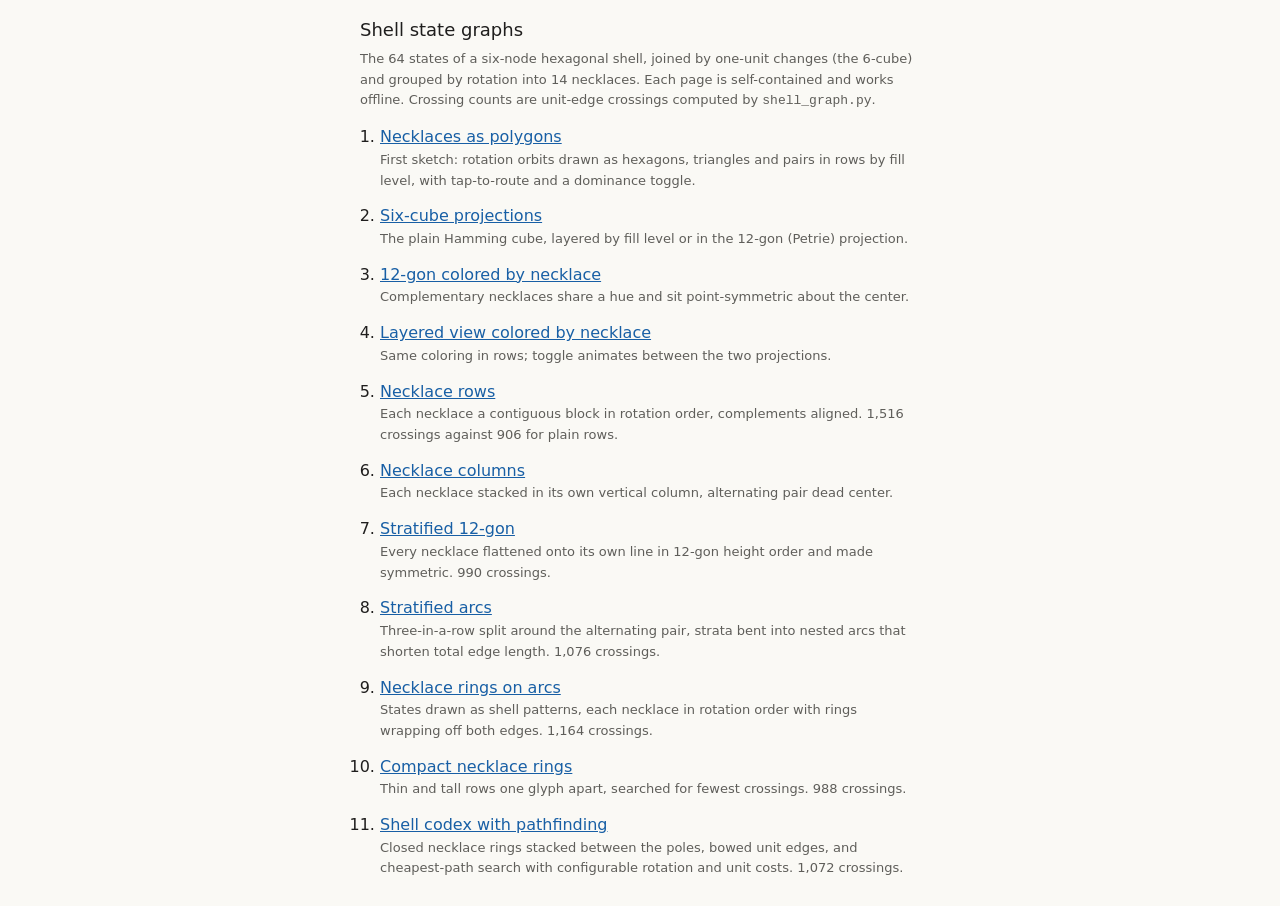
<file: shell_graph/pages/index.html>
<!doctype html>
<html lang="en"><head><meta charset="utf-8"><meta name="viewport" content="width=device-width,initial-scale=1">
<title>Shell state graphs</title><link rel="stylesheet" href="style.css">
<style>
ol{padding-left:20px;margin:0}
li{margin:0 0 12px}
li a{color:var(--text-accent);font-weight:500}
li span{display:block;font-size:13px;color:var(--text-secondary)}
</style></head><body><main>
<h1>Shell state graphs</h1>
<p class="note">The 64 states of a six-node hexagonal shell, joined by one-unit changes (the 6-cube) and grouped by rotation into 14 necklaces. Each page is self-contained and works offline. Crossing counts are unit-edge crossings computed by <code>shell_graph.py</code>.</p>
<ol>
<li><a href="01_orbit_routing.html">Necklaces as polygons</a><span>First sketch: rotation orbits drawn as hexagons, triangles and pairs in rows by fill level, with tap-to-route and a dominance toggle.</span></li>
<li><a href="02_six_cube_projections.html">Six-cube projections</a><span>The plain Hamming cube, layered by fill level or in the 12-gon (Petrie) projection.</span></li>
<li><a href="03_necklace_twelve_gon.html">12-gon colored by necklace</a><span>Complementary necklaces share a hue and sit point-symmetric about the center.</span></li>
<li><a href="04_necklace_layered.html">Layered view colored by necklace</a><span>Same coloring in rows; toggle animates between the two projections.</span></li>
<li><a href="05_necklace_rows.html">Necklace rows</a><span>Each necklace a contiguous block in rotation order, complements aligned. 1,516 crossings against 906 for plain rows.</span></li>
<li><a href="06_necklace_columns.html">Necklace columns</a><span>Each necklace stacked in its own vertical column, alternating pair dead center.</span></li>
<li><a href="07_stratified.html">Stratified 12-gon</a><span>Every necklace flattened onto its own line in 12-gon height order and made symmetric. 990 crossings.</span></li>
<li><a href="08_stratified_arcs.html">Stratified arcs</a><span>Three-in-a-row split around the alternating pair, strata bent into nested arcs that shorten total edge length. 1,076 crossings.</span></li>
<li><a href="09_arc_rings.html">Necklace rings on arcs</a><span>States drawn as shell patterns, each necklace in rotation order with rings wrapping off both edges. 1,164 crossings.</span></li>
<li><a href="10_compact_rings.html">Compact necklace rings</a><span>Thin and tall rows one glyph apart, searched for fewest crossings. 988 crossings.</span></li>
<li><a href="11_codex_pathfinder.html">Shell codex with pathfinding</a><span>Closed necklace rings stacked between the poles, bowed unit edges, and cheapest-path search with configurable rotation and unit costs. 1,072 crossings.</span></li>
</ol>
</main></body></html>
</file>
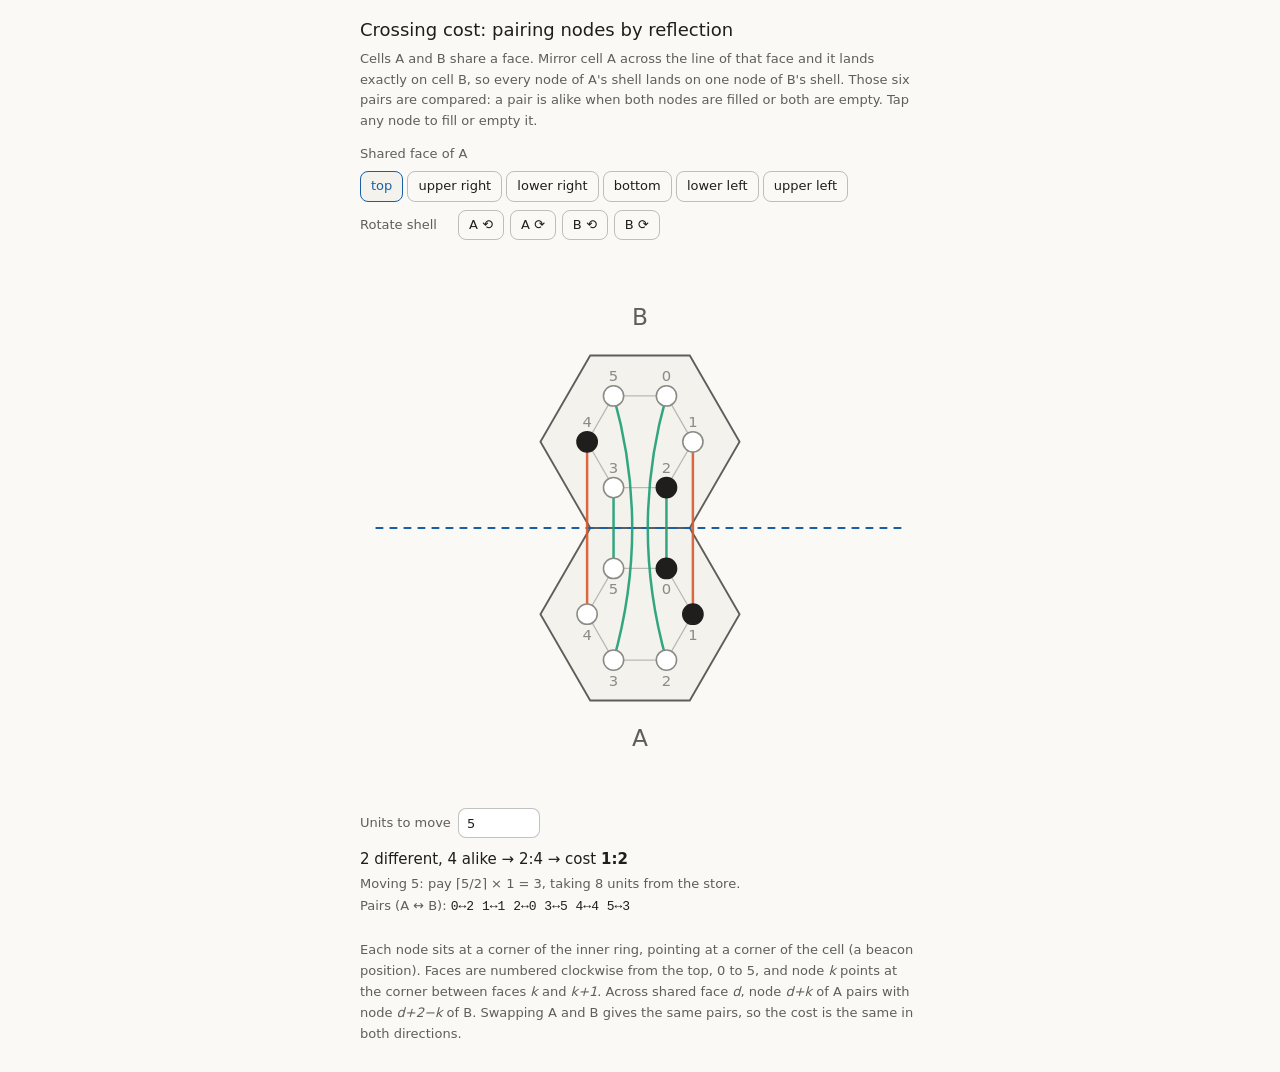
<file: figures/crossing_pairing.html>
<!doctype html>
<html lang="en"><head><meta charset="utf-8"><meta name="viewport" content="width=device-width,initial-scale=1">
<title>Crossing cost: reflective pairing</title>
<style>
:root{--text-primary:#1f1e1d;--text-secondary:#5f5e5a;--text-muted:#8b8a85;--text-accent:#185FA5;--surface-1:#f3f2ec;--surface-2:#fff;
 --border:rgba(0,0,0,.12);--border-strong:rgba(0,0,0,.24);--alike:#1D9E75;--differ:#D85A30;--radius:8px;--page:#faf9f5;
 --font-sans:system-ui,-apple-system,"Segoe UI",sans-serif;--font-mono:ui-monospace,SFMono-Regular,Menlo,Consolas,monospace}
@media (prefers-color-scheme:dark){:root{--text-primary:#ecebe6;--text-secondary:#b4b2a9;--text-muted:#888780;--text-accent:#85B7EB;
 --surface-1:#2a2a28;--surface-2:#1f1f1d;--border:rgba(255,255,255,.12);--border-strong:rgba(255,255,255,.26);--page:#1a1a19}}
body{margin:0;background:var(--page);color:var(--text-primary);font:16px/1.6 var(--font-sans)}
main{max-width:560px;margin:0 auto;padding:16px}
h1{font-size:18px;font-weight:500;margin:0 0 4px}
p.note{font-size:13px;color:var(--text-secondary);margin:0 0 12px}
.row{display:flex;flex-wrap:wrap;gap:6px;align-items:center;font-size:13px;color:var(--text-secondary);margin:0 0 8px}
.row span.l{min-width:92px}
button{font:inherit;font-size:13px;padding:4px 10px;border-radius:var(--radius);border:.5px solid var(--border-strong);background:transparent;color:var(--text-primary);cursor:pointer}
button:hover{background:var(--surface-1)}
button.on{background:var(--surface-1);border-color:var(--text-accent);color:var(--text-accent)}
input[type=number]{font:inherit;font-size:13px;width:64px;height:28px;padding:0 8px;border-radius:var(--radius);border:.5px solid var(--border-strong);background:var(--surface-2);color:var(--text-primary)}
svg{display:block}
.nd{cursor:pointer}
.mono{font-family:var(--font-mono);color:var(--text-primary)}
#out{font-size:13px;color:var(--text-secondary);line-height:1.75;min-height:84px}
#out .big{font-size:15px;color:var(--text-primary)}
</style></head><body><main>
<h1>Crossing cost: pairing nodes by reflection</h1>
<p class="note">Cells A and B share a face. Mirror cell A across the line of that face and it lands exactly on cell B, so every node of A's shell lands on one node of B's shell. Those six pairs are compared: a pair is alike when both nodes are filled or both are empty. Tap any node to fill or empty it.</p>
<div class="row"><span class="l">Shared face of A</span><span id="faces"></span></div>
<div class="row"><span class="l">Rotate shell</span><button data-r="A,-1">A ⟲</button><button data-r="A,1">A ⟳</button><button data-r="B,-1">B ⟲</button><button data-r="B,1">B ⟳</button></div>
<svg id="g" width="100%" viewBox="0 0 360 360" role="img"><title>Two adjacent cells and their shells</title><desc>Lines join each node of A's shell to its mirror image in B's shell across the shared face</desc></svg>
<div class="row"><span class="l">Units to move</span><input id="n" type="number" min="1" step="1" value="5"></div>
<div id="out"></div>
<p class="note" style="margin-top:10px">Each node sits at a corner of the inner ring, pointing at a corner of the cell (a beacon position). Faces are numbered clockwise from the top, 0 to 5, and node <i>k</i> points at the corner between faces <i>k</i> and <i>k+1</i>. Across shared face <i>d</i>, node <i>d+k</i> of A pairs with node <i>d+2−k</i> of B. Swapping A and B gives the same pairs, so the cost is the same in both directions.</p>
<script>
const $=id=>document.getElementById(id),svg=$('g'),f=v=>v.toFixed(1);
const R=64,r=34,S3=Math.sqrt(3),MID=[180,180];
const FACES=['top','upper right','lower right','bottom','lower left','upper left'];
const dir=deg=>{const a=deg*Math.PI/180;return[Math.sin(a),-Math.cos(a)]};   // clockwise from up, SVG y down
const add=(p,v,s=1)=>[p[0]+s*v[0],p[1]+s*v[1]];
const rot=(s,k)=>{k=((k%6)+6)%6;return k?((s<<k)|(s>>(6-k)))&63:s};
const gcd=(a,b)=>b?gcd(b,a%b):a;
let face=0,S={A:0b000011,B:0b010100};

function geometry(){
  const nrm=dir(60*face),cA=add(MID,nrm,-S3*R/2),cB=add(MID,nrm,S3*R/2);
  const node=(c,i)=>add(c,dir(60*i+30),r);           // node k points at the corner between faces k and k+1
  const reflect=p=>{const d=(p[0]-MID[0])*nrm[0]+(p[1]-MID[1])*nrm[1];return add(p,nrm,-2*d)};
  const pair=[];
  for(let i=0;i<6;i++){const q=reflect(node(cA,i));let best=0,bd=1e9;
    for(let j=0;j<6;j++){const p=node(cB,j),d=Math.hypot(p[0]-q[0],p[1]-q[1]);if(d<bd){bd=d;best=j}}
    pair.push(best)}
  return{nrm,cA,cB,node,pair};
}
function cost(H){if(H===0)return{txt:'free'};if(H===6)return{txt:'blocked'};const g=gcd(H,6-H);return{p:H/g,m:(6-H)/g,txt:`${H/g}:${(6-H)/g}`}}

function draw(){
  const G=geometry(),t=[-G.nrm[1],G.nrm[0]],M0=add(MID,t,-170),M1=add(MID,t,170);
  const hex=c=>Array.from({length:6},(_,k)=>add(c,dir(30+60*k),R)).map(p=>f(p[0])+','+f(p[1])).join(' ');
  const ring=c=>Array.from({length:6},(_,i)=>G.node(c,i)).map(p=>f(p[0])+','+f(p[1])).join(' ');
  let s=`<polygon points="${hex(G.cA)}" fill="var(--surface-1)" stroke="var(--text-secondary)" stroke-width="1.2"/>`;
  s+=`<polygon points="${hex(G.cB)}" fill="var(--surface-1)" stroke="var(--text-secondary)" stroke-width="1.2"/>`;
  s+=`<polygon points="${ring(G.cA)}" fill="none" stroke="var(--border-strong)" stroke-width=".8"/>`;
  s+=`<polygon points="${ring(G.cB)}" fill="none" stroke="var(--border-strong)" stroke-width=".8"/>`;
  s+=`<line x1="${f(M0[0])}" y1="${f(M0[1])}" x2="${f(M1[0])}" y2="${f(M1[1])}" stroke="var(--text-accent)" stroke-width="1.2" stroke-dasharray="5 4"/>`;
  let H=0;
  for(let i=0;i<6;i++){const j=G.pair[i],a=(S.A>>i)&1,b=(S.B>>j)&1,p=G.node(G.cA,i),q=G.node(G.cB,j);if(a!==b)H++;
    // the back pairs share a line with the front pairs, so they bow inward, where the axis is clear
    const L=Math.hypot(q[0]-p[0],q[1]-p[1]),lat=(p[0]-MID[0])*t[0]+(p[1]-MID[1])*t[1],c=[(p[0]+q[0])/2,(p[1]+q[1])/2];
    const C=L>S3*R+1?add(c,t,lat>0?-24:24):c;
    s+=`<path d="M${f(p[0])} ${f(p[1])}Q${f(C[0])} ${f(C[1])} ${f(q[0])} ${f(q[1])}" fill="none" stroke="var(--${a===b?'alike':'differ'})" stroke-width="1.6" stroke-opacity=".9"/>`}
  for(const c of['A','B']){const C=c==='A'?G.cA:G.cB;
    const T=add(C,G.nrm,(c==='A'?-1:1)*(R+16));
    s+=`<text x="${f(T[0])}" y="${f(T[1]+5)}" text-anchor="middle" font-size="15" font-weight="500" fill="var(--text-secondary)">${c}</text>`;
    for(let i=0;i<6;i++){const p=G.node(C,i),on=(S[c]>>i)&1,lp=add(p,G.nrm,c==='A'?-13:13);
      s+=`<g class="nd" data-c="${c}" data-i="${i}"><circle cx="${f(p[0])}" cy="${f(p[1])}" r="11" fill="transparent"/>`+
         `<circle cx="${f(p[0])}" cy="${f(p[1])}" r="6.5" fill="${on?'var(--text-primary)':'var(--surface-2)'}" stroke="${on?'var(--text-primary)':'var(--text-muted)'}" stroke-width="1"/></g>`+
         `<text x="${f(lp[0])}" y="${f(lp[1]+3.5)}" text-anchor="middle" font-size="9.5" fill="var(--text-muted)">${i}</text>`}}
  svg.innerHTML=s;
  const c=cost(H),n=Math.max(1,Math.floor(+$('n').value||1));
  let mv;
  if(c.txt==='free')mv=`Moving ${n}: free, any number of units cross.`;
  else if(c.txt==='blocked')mv='No units can cross.';
  else{const pay=Math.ceil(n/c.m)*c.p;mv=`Moving ${n}: pay ⌈${n}/${c.m}⌉ × ${c.p} = ${pay}, taking ${n+pay} units from the store.`}
  $('out').innerHTML=`<div class="big">${H} different, ${6-H} alike → ${H}:${6-H} → cost <b>${c.txt}</b></div><div>${mv}</div>`+
    `<div>Pairs (A ↔ B): <span class="mono">${G.pair.map((j,i)=>i+'↔'+j).join('  ')}</span></div>`;
  document.querySelectorAll('[data-f]').forEach(b=>b.classList.toggle('on',+b.dataset.f===face));
}
$('faces').innerHTML=FACES.map((t,d)=>`<button data-f="${d}">${t}</button>`).join(' ');
document.querySelectorAll('[data-f]').forEach(b=>b.onclick=()=>{face=+b.dataset.f;draw()});
document.querySelectorAll('[data-r]').forEach(b=>b.onclick=()=>{const[c,k]=b.dataset.r.split(',');S[c]=rot(S[c],+k);draw()});
svg.addEventListener('click',e=>{const g=e.target.closest('.nd');if(!g)return;S[g.dataset.c]^=1<<+g.dataset.i;draw()});
$('n').addEventListener('input',draw);
draw();
</script>
</main></body></html>
</file>
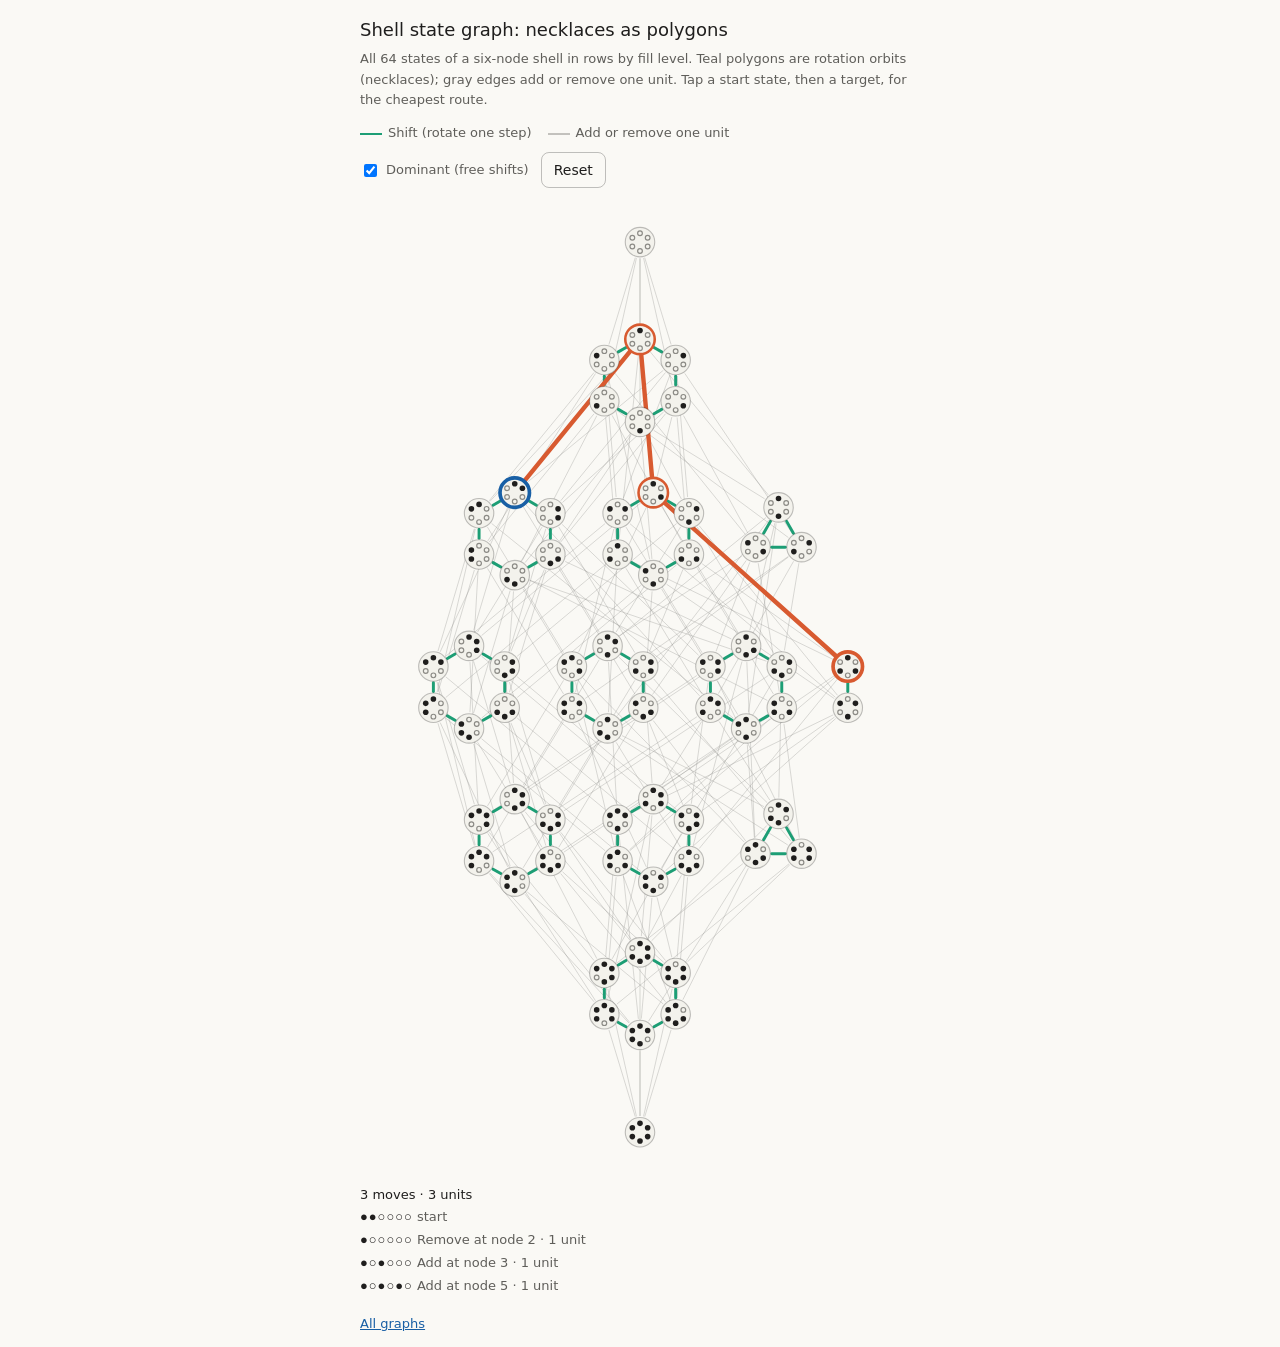
<file: shell_graph/pages/01_orbit_routing.html>
<!doctype html>
<html lang="en"><head><meta charset="utf-8"><meta name="viewport" content="width=device-width,initial-scale=1">
<title>Shell state graph</title><link rel="stylesheet" href="style.css">
<style>
.nd{cursor:pointer}
.nd circle.b{fill:var(--surface-1);stroke:var(--border-strong);stroke-width:.75}
.nd.n circle.b{stroke:var(--text-accent);stroke-width:1.5}
.nd.p circle.b{stroke:#D85A30;stroke-width:1.75}
.nd.s circle.b{stroke:var(--text-accent);stroke-width:2.5}
.nd.t circle.b{stroke:#D85A30;stroke-width:2.5}
.mono{font-family:var(--font-mono);color:var(--text-primary);letter-spacing:1px}
</style></head><body><main>
<h1>Shell state graph: necklaces as polygons</h1>
<p class="note">All 64 states of a six-node shell in rows by fill level. Teal polygons are rotation orbits (necklaces); gray edges add or remove one unit. Tap a start state, then a target, for the cheapest route.</p>
<div style="display:flex;flex-wrap:wrap;gap:6px 16px;align-items:center;font-size:13px;color:var(--text-secondary);margin:0 0 8px">
<span style="display:flex;align-items:center;gap:6px"><svg width="22" height="8" aria-hidden="true"><line x1="0" y1="4" x2="22" y2="4" stroke="#1D9E75" stroke-width="2"/></svg>Shift (rotate one step)</span>
<span style="display:flex;align-items:center;gap:6px"><svg width="22" height="8" aria-hidden="true"><line x1="0" y1="4" x2="22" y2="4" stroke="var(--text-muted)" stroke-width="1"/></svg>Add or remove one unit</span>
</div>
<div style="display:flex;gap:12px;align-items:center;margin:0 0 4px;font-size:13px">
<label style="display:flex;gap:6px;align-items:center;color:var(--text-secondary)"><input type="checkbox" id="dom" checked> Dominant (free shifts)</label>
<button id="rst">Reset</button>
</div>
<svg id="g" width="100%" viewBox="0 0 380 670" role="img"><title>Shell state graph</title><desc>64 shell states in rows by number of occupied nodes</desc></svg>
<div id="out" style="font-size:13px;color:var(--text-secondary);line-height:1.7;margin-top:4px;min-height:60px"></div>
<nav><a href="index.html">All graphs</a></nav>
<script>
const $=id=>document.getElementById(id);
const rot=(s,k)=>{k=((k%6)+6)%6;return k?((s<<k)|(s>>(6-k)))&63:s};
const pc=s=>{let c=0;while(s){c+=s&1;s>>=1}return c};
const canon=s=>{let m=s;for(let k=1;k<6;k++)m=Math.min(m,rot(s,k));return m};
const reps=[...new Set(Array.from({length:64},(_,s)=>canon(s)))];
const orbits=reps.map(r=>{const m=[r];let t=rot(r,1);while(t!==r){m.push(t);t=rot(t,1)}return m});
const ys=[34,128,232,336,440,544,638],P={};
const wd=o=>o.length===6?70:o.length===3?52:20;
for(let w=0;w<=6;w++){
 const os=orbits.filter(o=>pc(o[0])===w).sort((a,b)=>b.length-a.length||a[0]-b[0]);
 const G=24,tot=os.reduce((t,o)=>t+wd(o),0)+G*(os.length-1);let x=(380-tot)/2;
 os.forEach(o=>{const cx=x+wd(o)/2,cy=ys[w];
  o.forEach((s,k)=>{let px=cx,py=cy;
   if(o.length===6){const a=(-90+k*60)*Math.PI/180;px=cx+28*Math.cos(a);py=cy+28*Math.sin(a)}
   else if(o.length===3){const a=(-90+k*120)*Math.PI/180;px=cx+18*Math.cos(a);py=cy+18*Math.sin(a)}
   else if(o.length===2){py=cy+(k?14:-14)}
   P[s]=[px,py]});
  x+=wd(o)+G});
}
const seg=(a,b,at)=>{const[x1,y1]=P[a],[x2,y2]=P[b],dx=x2-x1,dy=y2-y1,L=Math.hypot(dx,dy),o=11/L;
 return `<line x1="${(x1+dx*o).toFixed(1)}" y1="${(y1+dy*o).toFixed(1)}" x2="${(x2-dx*o).toFixed(1)}" y2="${(y2-dy*o).toFixed(1)}" ${at}/>`};
let mod='',rt='',nd='';
for(let s=0;s<64;s++)for(let i=0;i<6;i++){const t=s^(1<<i);if(s<t)mod+=seg(s,t,'')}
orbits.forEach(o=>{if(o.length<2)return;const n=o.length===2?1:o.length;for(let k=0;k<n;k++)rt+=seg(o[k],o[(k+1)%o.length],'')});
for(let s=0;s<64;s++){const[x,y]=P[s];let d='';
 for(let i=0;i<6;i++){const a=(-90+i*60)*Math.PI/180,dx=x+6*Math.cos(a),dy=y+6*Math.sin(a);
  d+=(s>>i)&1?`<circle cx="${dx.toFixed(1)}" cy="${dy.toFixed(1)}" r="1.9" fill="var(--text-primary)"/>`:`<circle cx="${dx.toFixed(1)}" cy="${dy.toFixed(1)}" r="1.6" fill="none" stroke="var(--text-muted)" stroke-width=".8"/>`}
 nd+=`<g class="nd" data-s="${s}"><circle class="b" cx="${x.toFixed(1)}" cy="${y.toFixed(1)}" r="10"/>${d}</g>`}
const svg=$('g');
svg.insertAdjacentHTML('beforeend',`<g stroke="var(--text-muted)" stroke-opacity=".35" stroke-width=".6">${mod}</g><g stroke="#1D9E75" stroke-width="2" stroke-linecap="round">${rt}</g><g id="pl" stroke="#D85A30" stroke-width="3" stroke-linecap="round"></g>${nd}`);
const pat=s=>Array.from({length:6},(_,i)=>(s>>i)&1?'●':'○').join('');
let S=3,T=21;
function clear(){svg.querySelectorAll('.nd').forEach(e=>e.classList.remove('s','t','p','n'));$('pl').innerHTML=''}
const node=s=>svg.querySelector(`.nd[data-s="${s}"]`);
function showStart(){clear();node(S).classList.add('s');
 for(let i=0;i<6;i++)node(S^(1<<i)).classList.add('n');
 for(let k=1;k<6;k++){const v=rot(S,k);if(v!==S)node(v).classList.add('n')}
 $('out').innerHTML=`<div><span class="mono">${pat(S)}</span> start</div><div>Tap a target state. Its one-move neighbors are outlined.</div>`}
function route(){clear();const dom=$('dom').checked;
 const D=Array(64).fill(1e9),pv=Array(64).fill(-1),mv=Array(64).fill(null),dn=Array(64).fill(false);D[S]=0;
 for(;;){let u=-1;for(let i=0;i<64;i++)if(!dn[i]&&(u<0||D[i]<D[u]))u=i;if(u<0||D[u]>=1e9||u===T)break;dn[u]=true;
  for(let i=0;i<6;i++){const v=u^(1<<i),c=D[u]+101;if(c<D[v]){D[v]=c;pv[v]=u;mv[v]=['f',i,u]}}
  for(let k=1;k<6;k++){const v=rot(u,k);if(v===u)continue;const c=D[u]+(dom?1:101);if(c<D[v]){D[v]=c;pv[v]=u;mv[v]=['r',k,u]}}}
 const path=[];for(let v=T;v!==S;v=pv[v])path.unshift(v);
 let lines='',rows=`<div><span class="mono">${pat(S)}</span> start</div>`;
 path.forEach(v=>{const[ty,a,u]=mv[v];lines+=seg(u,v,'');node(v).classList.add('p');
  let txt;if(ty==='r'){txt=(a<=3?`Shift ${a} clockwise`:`Shift ${6-a} counterclockwise`)+(dom?' · free':' · 1 unit')}
  else txt=((u>>a)&1?'Remove':'Add')+` at node ${a+1} · 1 unit`;
  rows+=`<div><span class="mono">${pat(v)}</span> ${txt}</div>`});
 $('pl').innerHTML=lines;node(S).classList.add('s');node(T).classList.add('t');
 const units=Math.floor(D[T]/100),moves=D[T]%100;
 $('out').innerHTML=`<div style="color:var(--text-primary);font-weight:500">${moves} move${moves===1?'':'s'} · ${units} unit${units===1?'':'s'}</div>`+rows}
svg.addEventListener('click',e=>{const g=e.target.closest('.nd');if(!g)return;const s=+g.dataset.s;
 if(S===null||T!==null){S=s;T=null;showStart()}else if(s===S){S=null;clear();$('out').innerHTML='<div>Tap a start state.</div>'}else{T=s;route()}});
$('dom').addEventListener('change',()=>{if(S!==null&&T!==null)route()});
$('rst').addEventListener('click',()=>{S=null;T=null;clear();$('out').innerHTML='<div>Tap a start state.</div>'});
route();
</script>
</main></body></html>
</file>
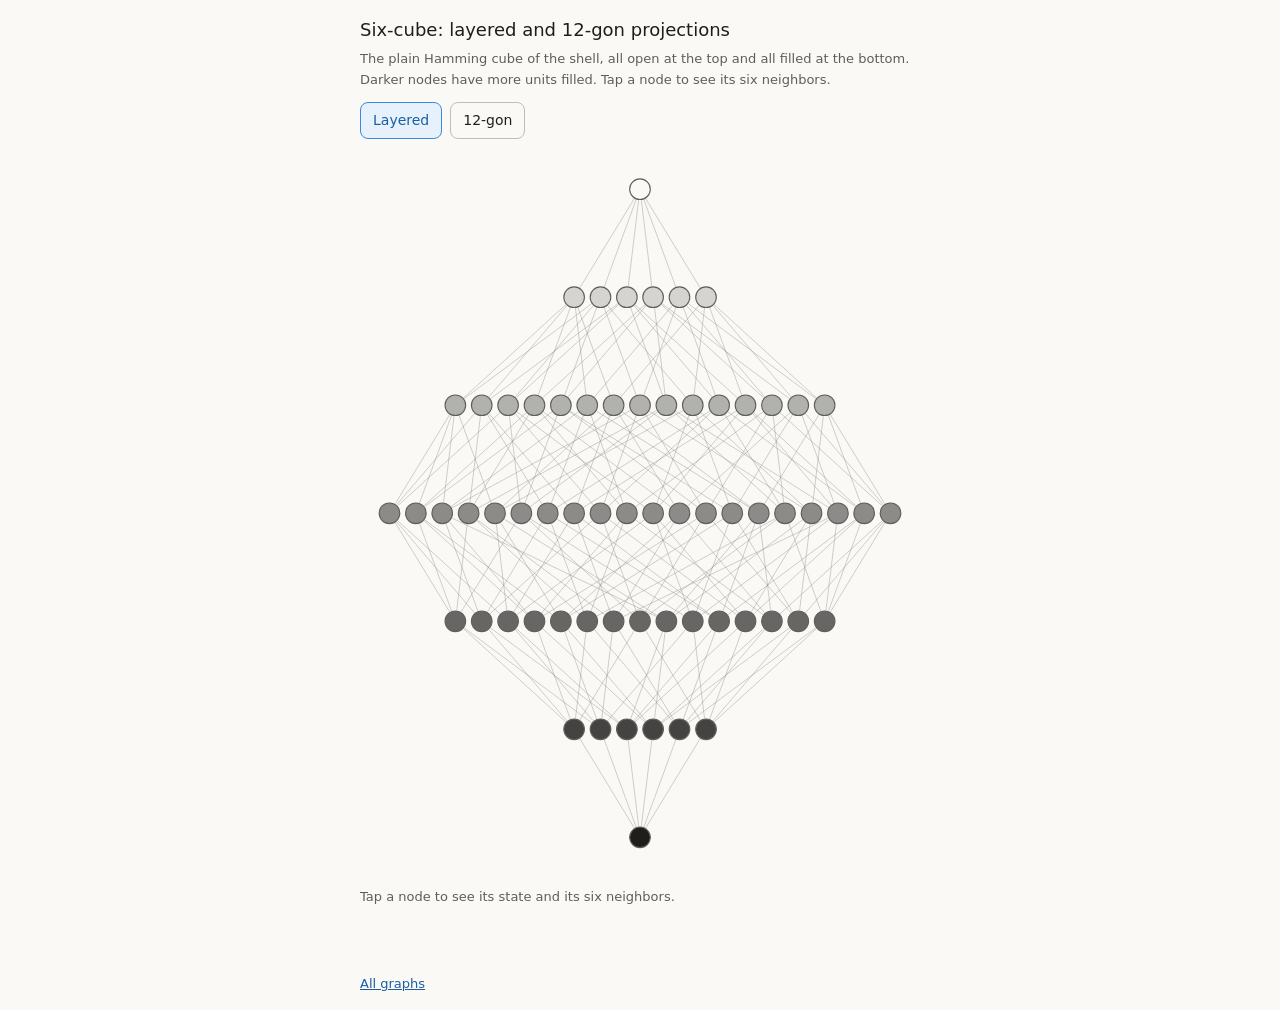
<file: shell_graph/pages/02_six_cube_projections.html>
<!doctype html>
<html lang="en"><head><meta charset="utf-8"><meta name="viewport" content="width=device-width,initial-scale=1">
<title>Six-cube projections</title><link rel="stylesheet" href="style.css">
<style>
.v{cursor:pointer}
.v.n{stroke:#D85A30;stroke-width:2}
.v.s{stroke:var(--text-accent);stroke-width:2.75}
.mono{font-family:var(--font-mono);color:var(--text-primary);letter-spacing:1px}
button[aria-pressed="true"]{border-color:var(--border-accent);color:var(--text-accent);background:var(--bg-accent)}
</style></head><body><main>
<h1>Six-cube: layered and 12-gon projections</h1>
<p class="note">The plain Hamming cube of the shell, all open at the top and all filled at the bottom. Darker nodes have more units filled. Tap a node to see its six neighbors.</p>
<div style="display:flex;gap:8px;align-items:center;margin:0 0 6px">
<button id="bL" aria-pressed="true">Layered</button>
<button id="bP" aria-pressed="false">12-gon</button>
</div>
<svg id="g" width="100%" viewBox="0 0 380 500" role="img"><title>Six-cube shell graph</title><desc>64 shell states joined by single add or remove edges</desc></svg>
<div id="out" style="font-size:13px;color:var(--text-secondary);line-height:1.7;margin-top:4px;min-height:72px">Tap a node to see its state and its six neighbors.</div>
<nav><a href="index.html">All graphs</a></nav>
<script>
const $=id=>document.getElementById(id),NS='http://www.w3.org/2000/svg',svg=$('g');
const pc=s=>{let c=0;while(s){c+=s&1;s>>=1}return c};
const pat=s=>Array.from({length:6},(_,i)=>(s>>i)&1?'●':'○').join('');
const PET={},LAY={},th=i=>(i*30+15)*Math.PI/180,raw={};
for(let s=0;s<64;s++){let x=0,y=0;for(let i=0;i<6;i++){const c=((s>>i)&1)-.5;x+=c*Math.cos(th(i));y+=c*Math.sin(th(i))}raw[s]=[x,y];PET[s]=[190+88*x,250+88*y]}
const grp={};for(let s=0;s<64;s++){const k=Math.round(raw[s][0]*1000)+','+Math.round(raw[s][1]*1000);(grp[k]=grp[k]||[]).push(s)}
Object.values(grp).forEach(g=>{if(g.length<2)return;const r=g.length>2?11:8;g.forEach((s,j)=>{const a=Math.PI/4+2*Math.PI*j/g.length;PET[s]=[PET[s][0]+r*Math.cos(a),PET[s][1]+r*Math.sin(a)]})});
for(let w=0;w<=6;w++){const row=[...Array(64).keys()].filter(s=>pc(s)===w).sort((a,b)=>PET[a][0]-PET[b][0]||PET[a][1]-PET[b][1]);const n=row.length;row.forEach((s,j)=>LAY[s]=[190+(j-(n-1)/2)*17.9,30+w*73.3])}
const eg=document.createElementNS(NS,'g');eg.setAttribute('stroke','var(--text-muted)');eg.setAttribute('stroke-width','.6');svg.appendChild(eg);
const E=[];for(let s=0;s<64;s++)for(let i=0;i<6;i++){const t=s^(1<<i);if(s<t){const l=document.createElementNS(NS,'line');l.setAttribute('stroke-opacity','.45');eg.appendChild(l);E.push([s,t,l])}}
const V=[];for(let s=0;s<64;s++){const c=document.createElementNS(NS,'circle');c.setAttribute('r','7');c.setAttribute('class','v');c.setAttribute('fill','var(--text-primary)');c.setAttribute('fill-opacity',(pc(s)/6).toFixed(2));c.setAttribute('stroke','var(--text-secondary)');c.setAttribute('stroke-width','.75');c.dataset.s=s;svg.appendChild(c);V.push([s,c])}
let mode='L',cur={},S=null;for(let s=0;s<64;s++)cur[s]=LAY[s].slice();
function draw(){V.forEach(([s,c])=>{c.setAttribute('cx',cur[s][0].toFixed(1));c.setAttribute('cy',cur[s][1].toFixed(1))});
 E.forEach(([a,b,l])=>{const[x1,y1]=cur[a],[x2,y2]=cur[b],dx=x2-x1,dy=y2-y1,L=Math.hypot(dx,dy)||1,o=Math.min(.45,7.5/L);
  l.setAttribute('x1',(x1+dx*o).toFixed(1));l.setAttribute('y1',(y1+dy*o).toFixed(1));l.setAttribute('x2',(x2-dx*o).toFixed(1));l.setAttribute('y2',(y2-dy*o).toFixed(1))})}
function go(m){if(m===mode)return;mode=m;$('bL').setAttribute('aria-pressed',m==='L');$('bP').setAttribute('aria-pressed',m==='P');
 const to=m==='L'?LAY:PET,from={};for(let s=0;s<64;s++)from[s]=cur[s].slice();
 const D=matchMedia('(prefers-reduced-motion: reduce)').matches?0:650,t0=performance.now();
 function f(now){const t=D?Math.min(1,(now-t0)/D):1,e=t<.5?2*t*t:1-Math.pow(-2*t+2,2)/2;
  for(let s=0;s<64;s++)cur[s]=[from[s][0]+(to[s][0]-from[s][0])*e,from[s][1]+(to[s][1]-from[s][1])*e];draw();if(t<1)requestAnimationFrame(f)}
 requestAnimationFrame(f)}
function sel(s){S=s;V.forEach(([v,c])=>c.classList.remove('s','n'));
 E.forEach(([a,b,l])=>{const on=S!==null&&(a===S||b===S);l.setAttribute('stroke',on?'#D85A30':'var(--text-muted)');l.setAttribute('stroke-width',on?'2':'.6');l.setAttribute('stroke-opacity',on?'1':'.45');if(on)eg.appendChild(l)});
 if(S===null){$('out').innerHTML='Tap a node to see its state and its six neighbors.';return}
 const rm=[],ad=[];for(let i=0;i<6;i++){const t=S^(1<<i);V[t][1].classList.add('n');((S>>i)&1?rm:ad).push(t)}
 V[S][1].classList.add('s');
 const list=a=>a.length?a.map(t=>`<span class="mono">${pat(t)}</span>`).join(' &nbsp;'):'none';
 $('out').innerHTML=`<div><span class="mono">${pat(S)}</span> &nbsp;${pc(S)} filled, ${6-pc(S)} open</div><div>Add one (${ad.length}): ${list(ad)}</div><div>Remove one (${rm.length}): ${list(rm)}</div>`}
svg.addEventListener('click',e=>{const c=e.target.closest('.v');if(!c){sel(null);return}const s=+c.dataset.s;sel(S===s?null:s)});
$('bL').onclick=()=>go('L');$('bP').onclick=()=>go('P');
draw();
</script>
</main></body></html>
</file>
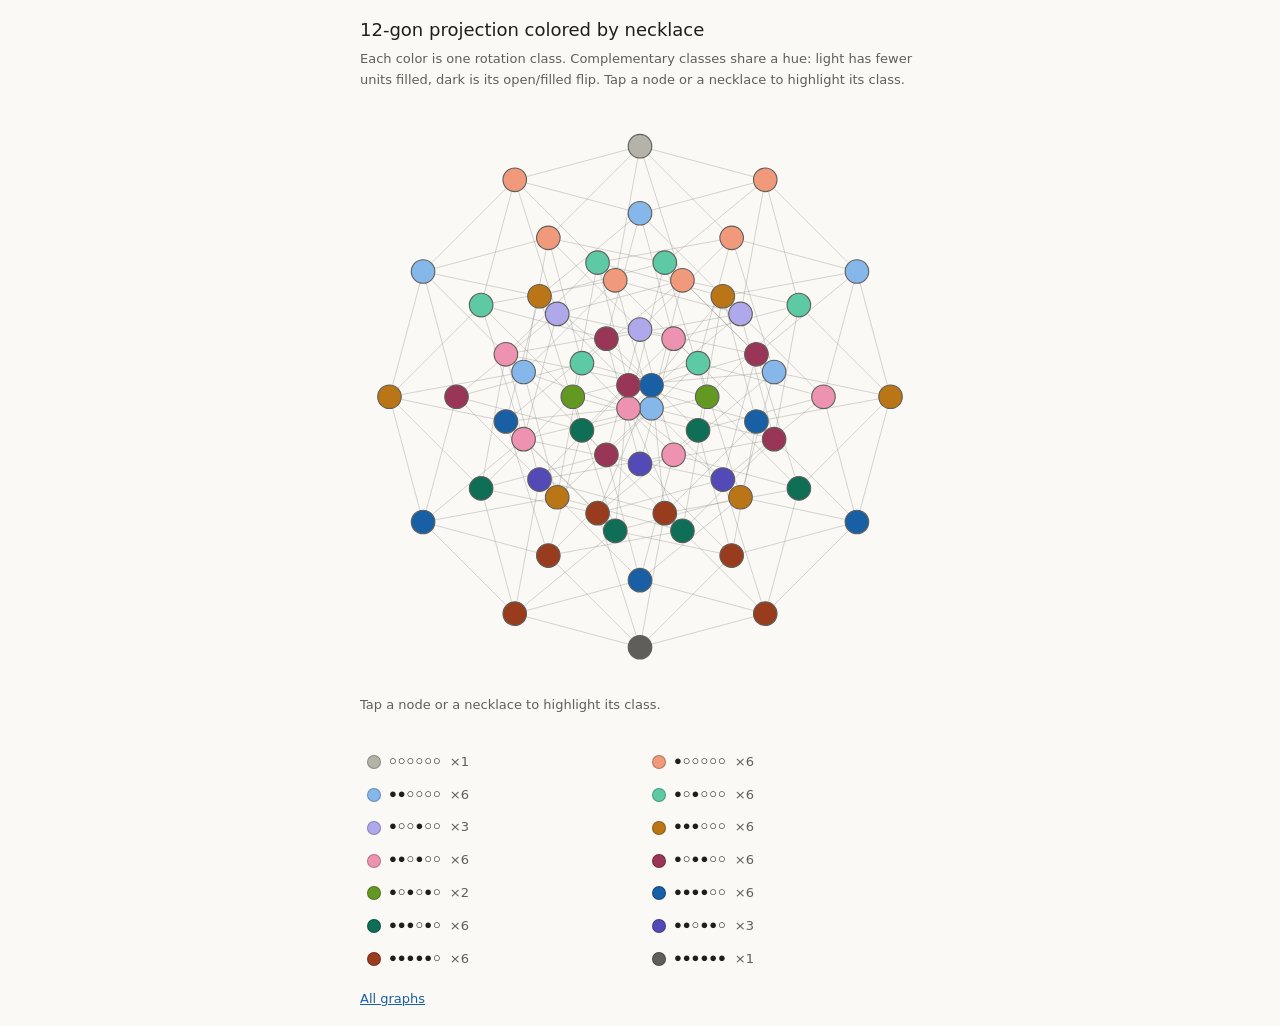
<file: shell_graph/pages/03_necklace_twelve_gon.html>
<!doctype html>
<html lang="en"><head><meta charset="utf-8"><meta name="viewport" content="width=device-width,initial-scale=1">
<title>Necklaces on the 12-gon</title><link rel="stylesheet" href="style.css">
<style>
.v{cursor:pointer}
.mono{font-family:var(--font-mono);color:var(--text-primary);letter-spacing:1px}
.lg{display:flex;align-items:center;gap:8px;cursor:pointer;padding:3px 6px;border-radius:var(--radius);border:.5px solid transparent}
.lg.on{background:var(--surface-1);border-color:var(--border-strong)}
</style></head><body><main>
<h1>12-gon projection colored by necklace</h1>
<p class="note">Each color is one rotation class. Complementary classes share a hue: light has fewer units filled, dark is its open/filled flip. Tap a node or a necklace to highlight its class.</p>
<svg id="g" width="100%" viewBox="0 0 380 400" role="img"><title>Six-cube colored by necklace</title><desc>64 shell states in the 12-gon projection, colored by 14 rotation classes</desc></svg>
<div id="out" style="font-size:13px;color:var(--text-secondary);line-height:1.7;margin:2px 0 8px;min-height:46px">Tap a node or a necklace to highlight its class.</div>
<div id="leg" style="display:grid;grid-template-columns:repeat(2,minmax(0,1fr));gap:4px 10px;font-size:13px;color:var(--text-secondary)"></div>
<nav><a href="index.html">All graphs</a></nav>
<script>
const $=id=>document.getElementById(id),NS='http://www.w3.org/2000/svg',svg=$('g');
const rot=(s,k)=>{k=((k%6)+6)%6;return k?((s<<k)|(s>>(6-k)))&63:s};
const canon=s=>{let m=s;for(let k=1;k<6;k++)m=Math.min(m,rot(s,k));return m};
const pc=s=>{let c=0;while(s){c+=s&1;s>>=1}return c};
const pat=s=>Array.from({length:6},(_,i)=>(s>>i)&1?'●':'○').join('');
const COL={0:'#B4B2A9',63:'#5F5E5A',1:'#F0997B',31:'#993C1D',3:'#85B7EB',15:'#185FA5',5:'#5DCAA5',23:'#0F6E56',9:'#AFA9EC',27:'#534AB7',7:'#BA7517',21:'#639922',11:'#ED93B1',13:'#993556'};
const ORDER=[0,1,3,5,9,7,11,13,21,15,23,27,31,63];
const CL={},SZ={};for(let s=0;s<64;s++){const c=canon(s);CL[s]=c;SZ[c]=(SZ[c]||0)+1}
const P={},raw={},th=i=>(i*30+15)*Math.PI/180;
for(let s=0;s<64;s++){let x=0,y=0;for(let i=0;i<6;i++){const c=((s>>i)&1)-.5;x+=c*Math.cos(th(i));y+=c*Math.sin(th(i))}raw[s]=[x,y];P[s]=[190+88*x,200+88*y]}
const grp={};for(let s=0;s<64;s++){const k=Math.round(raw[s][0]*1000)+','+Math.round(raw[s][1]*1000);(grp[k]=grp[k]||[]).push(s)}
Object.values(grp).forEach(g=>{if(g.length<2)return;const r=g.length>2?11:8.5;g.forEach((s,j)=>{const a=Math.PI/4+2*Math.PI*j/g.length;P[s]=[P[s][0]+r*Math.cos(a),P[s][1]+r*Math.sin(a)]})});
const eg=document.createElementNS(NS,'g');eg.setAttribute('stroke','var(--text-muted)');eg.setAttribute('stroke-width','.6');svg.appendChild(eg);
const E=[];for(let s=0;s<64;s++)for(let i=0;i<6;i++){const t=s^(1<<i);if(s<t){const l=document.createElementNS(NS,'line'),[x1,y1]=P[s],[x2,y2]=P[t],dx=x2-x1,dy=y2-y1,L=Math.hypot(dx,dy)||1,o=Math.min(.45,8.5/L);
 l.setAttribute('x1',(x1+dx*o).toFixed(1));l.setAttribute('y1',(y1+dy*o).toFixed(1));l.setAttribute('x2',(x2-dx*o).toFixed(1));l.setAttribute('y2',(y2-dy*o).toFixed(1));l.setAttribute('stroke-opacity','.4');eg.appendChild(l);E.push([s,t,l])}}
const V=[];for(let s=0;s<64;s++){const c=document.createElementNS(NS,'circle');c.setAttribute('cx',P[s][0].toFixed(1));c.setAttribute('cy',P[s][1].toFixed(1));c.setAttribute('r','8');c.setAttribute('class','v');c.setAttribute('fill',COL[CL[s]]);c.setAttribute('stroke','var(--text-secondary)');c.setAttribute('stroke-width','.75');c.dataset.s=s;svg.appendChild(c);V.push(c)}
$('leg').innerHTML=ORDER.map(c=>`<div class="lg" data-c="${c}"><span style="width:12px;height:12px;flex:none;border-radius:50%;background:${COL[c]};border:.5px solid var(--border-strong)"></span><span class="mono">${pat(c)}</span><span>×${SZ[c]}</span></div>`).join('');
let C=null,S=null;
function paint(){
 V.forEach((c,s)=>{const mem=C!==null&&CL[s]===C;c.setAttribute('opacity',C===null||mem?'1':'.15');
  c.setAttribute('stroke',s===S?'var(--text-accent)':mem?'var(--text-primary)':'var(--text-secondary)');c.setAttribute('stroke-width',s===S?'3':mem?'2':'.75')});
 E.forEach(([a,b,l])=>{const on=S!==null&&(a===S||b===S);l.setAttribute('stroke',on?'#D85A30':'var(--text-muted)');l.setAttribute('stroke-width',on?'2':'.6');l.setAttribute('stroke-opacity',on?'1':C===null?'.4':'.15');if(on)eg.appendChild(l)});
 document.querySelectorAll('.lg').forEach(d=>d.classList.toggle('on',C!==null&&+d.dataset.c===C));
 if(C===null){$('out').innerHTML='Tap a node or a necklace to highlight its class.';return}
 const top=S!==null?`<div><span class="mono">${pat(S)}</span> &nbsp;${pc(S)} filled, ${6-pc(S)} open</div>`:'';
 $('out').innerHTML=top+`<div>Necklace <span class="mono">${pat(C)}</span> · ${SZ[C]} rotation${SZ[C]===1?'':'s'}</div>`}
svg.addEventListener('click',e=>{const c=e.target.closest('.v');if(!c){C=null;S=null;paint();return}const s=+c.dataset.s;if(S===s){S=null;C=null}else{S=s;C=CL[s]}paint()});
$('leg').addEventListener('click',e=>{const d=e.target.closest('.lg');if(!d)return;const c=+d.dataset.c;S=null;C=C===c?null:c;paint()});
paint();
</script>
</main></body></html>
</file>
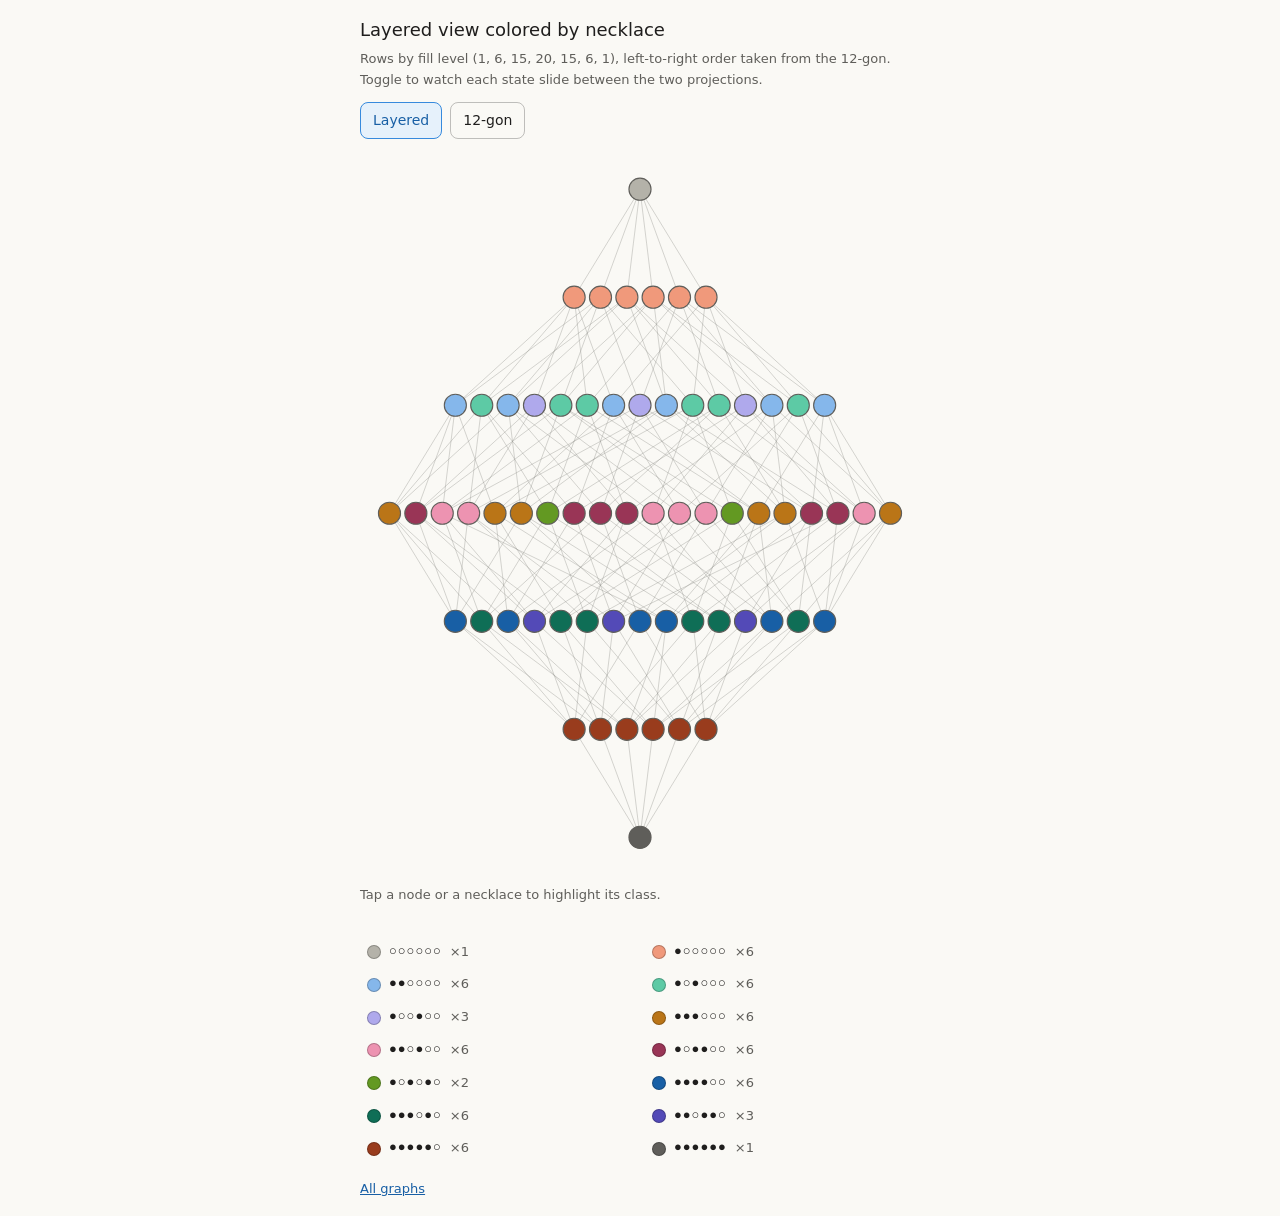
<file: shell_graph/pages/04_necklace_layered.html>
<!doctype html>
<html lang="en"><head><meta charset="utf-8"><meta name="viewport" content="width=device-width,initial-scale=1">
<title>Necklaces, layered</title><link rel="stylesheet" href="style.css">
<style>
.v{cursor:pointer}
.mono{font-family:var(--font-mono);color:var(--text-primary);letter-spacing:1px}
.lg{display:flex;align-items:center;gap:8px;cursor:pointer;padding:3px 6px;border-radius:var(--radius);border:.5px solid transparent}
.lg.on{background:var(--surface-1);border-color:var(--border-strong)}
button[aria-pressed="true"]{border-color:var(--border-accent);color:var(--text-accent);background:var(--bg-accent)}
</style></head><body><main>
<h1>Layered view colored by necklace</h1>
<p class="note">Rows by fill level (1, 6, 15, 20, 15, 6, 1), left-to-right order taken from the 12-gon. Toggle to watch each state slide between the two projections.</p>
<div style="display:flex;gap:8px;align-items:center;margin:0 0 6px">
<button id="bL" aria-pressed="true">Layered</button>
<button id="bP" aria-pressed="false">12-gon</button>
</div>
<svg id="g" width="100%" viewBox="0 0 380 500" role="img"><title>Six-cube colored by necklace, layered</title><desc>64 shell states in rows, colored by 14 rotation classes</desc></svg>
<div id="out" style="font-size:13px;color:var(--text-secondary);line-height:1.7;margin:2px 0 8px;min-height:46px">Tap a node or a necklace to highlight its class.</div>
<div id="leg" style="display:grid;grid-template-columns:repeat(2,minmax(0,1fr));gap:4px 10px;font-size:13px;color:var(--text-secondary)"></div>
<nav><a href="index.html">All graphs</a></nav>
<script src="necklace_views.js"></script>
<script>necklaceViews({views:['L','P'],start:'L',petCy:250,rowY:w=>30+w*73.3,radius:7.5});</script>
</main></body></html>
</file>
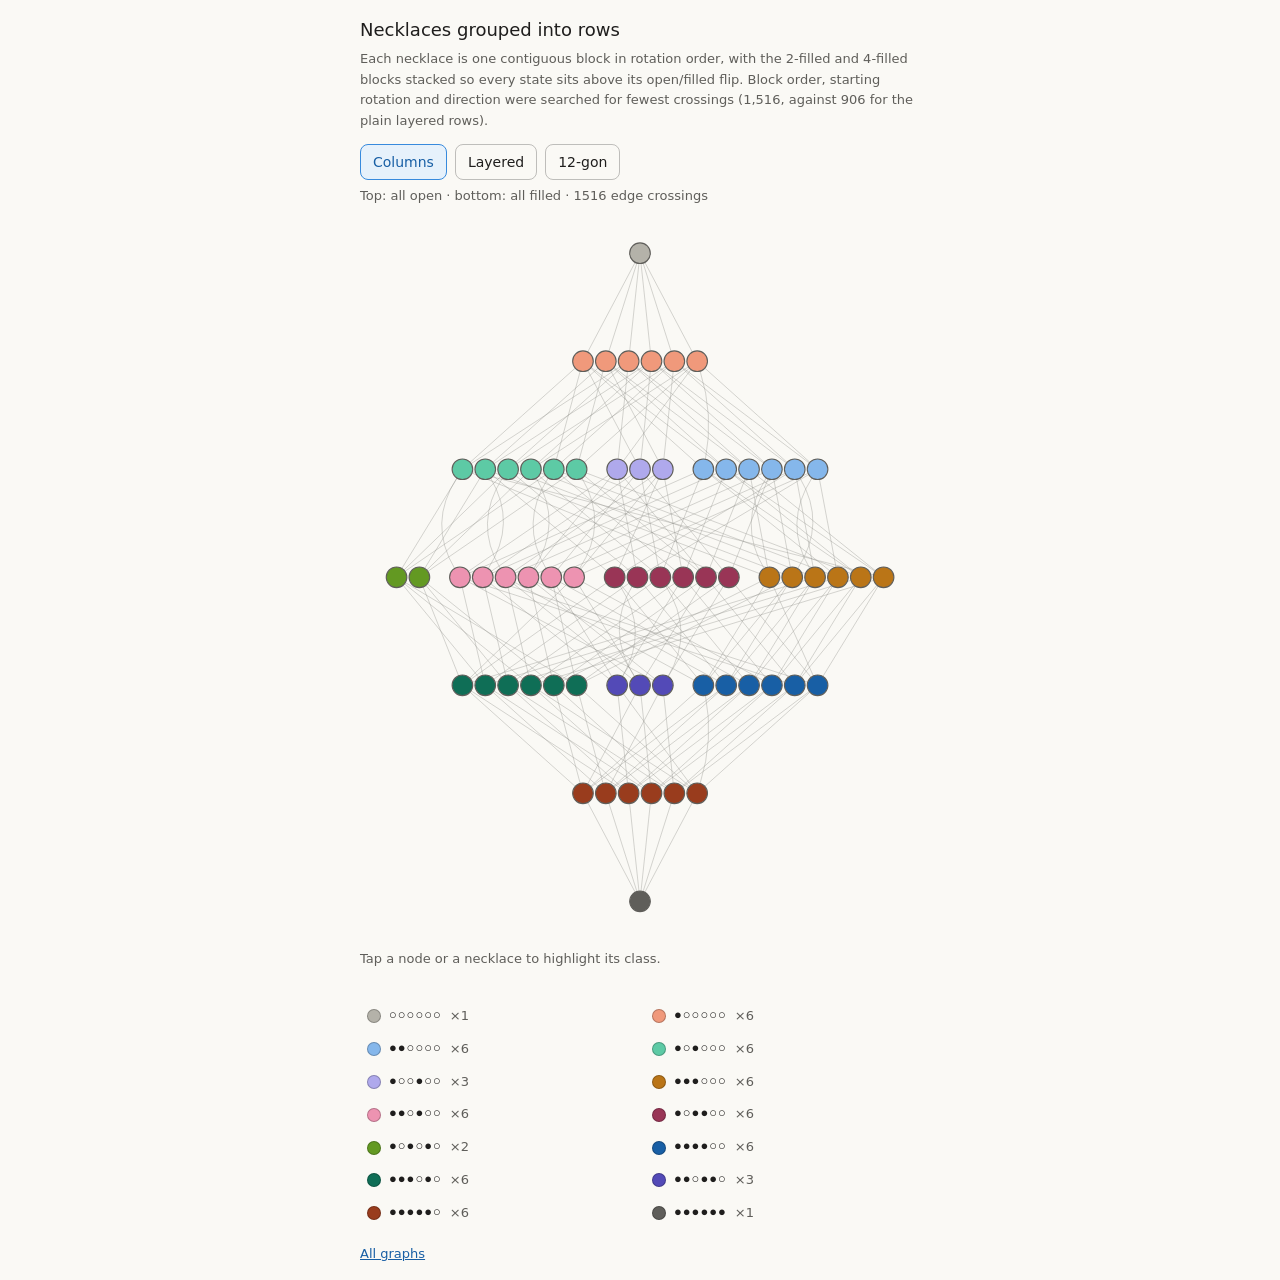
<file: shell_graph/pages/05_necklace_rows.html>
<!doctype html>
<html lang="en"><head><meta charset="utf-8"><meta name="viewport" content="width=device-width,initial-scale=1">
<title>Necklace rows</title><link rel="stylesheet" href="style.css">
<style>
.v{cursor:pointer}
.mono{font-family:var(--font-mono);color:var(--text-primary);letter-spacing:1px}
.lg{display:flex;align-items:center;gap:8px;cursor:pointer;padding:3px 6px;border-radius:var(--radius);border:.5px solid transparent}
.lg.on{background:var(--surface-1);border-color:var(--border-strong)}
button[aria-pressed="true"]{border-color:var(--border-accent);color:var(--text-accent);background:var(--bg-accent)}
</style></head><body><main>
<h1>Necklaces grouped into rows</h1>
<p class="note">Each necklace is one contiguous block in rotation order, with the 2-filled and 4-filled blocks stacked so every state sits above its open/filled flip. Block order, starting rotation and direction were searched for fewest crossings (1,516, against 906 for the plain layered rows).</p>
<div style="display:flex;gap:8px;align-items:center;margin:0 0 6px;flex-wrap:wrap">
<button id="bC" aria-pressed="false">Columns</button>
<button id="bL" aria-pressed="true">Layered</button>
<button id="bP" aria-pressed="false">12-gon</button>
</div>
<div id="cap" style="font-size:13px;color:var(--text-secondary);margin:0 0 2px">Top: all open · bottom: all filled</div>
<svg id="g" width="100%" viewBox="0 0 380 500" role="img"><title>Necklaces grouped into rows</title><desc>64 shell states grouped by rotation class, each class in rotation order</desc></svg>
<div id="out" style="font-size:13px;color:var(--text-secondary);line-height:1.7;margin:2px 0 8px;min-height:46px">Tap a node or a necklace to highlight its class.</div>
<div id="leg" style="display:grid;grid-template-columns:repeat(2,minmax(0,1fr));gap:4px 10px;font-size:13px;color:var(--text-secondary)"></div>
<nav><a href="index.html">All graphs</a></nav>
<script src="necklace_views.js"></script>
<script>necklaceViews({views:['C','L','P'],start:'L',then:'C',petCy:250,rowY:w=>30+w*73.3,radius:7,crossings:true});</script>
</main></body></html>
</file>
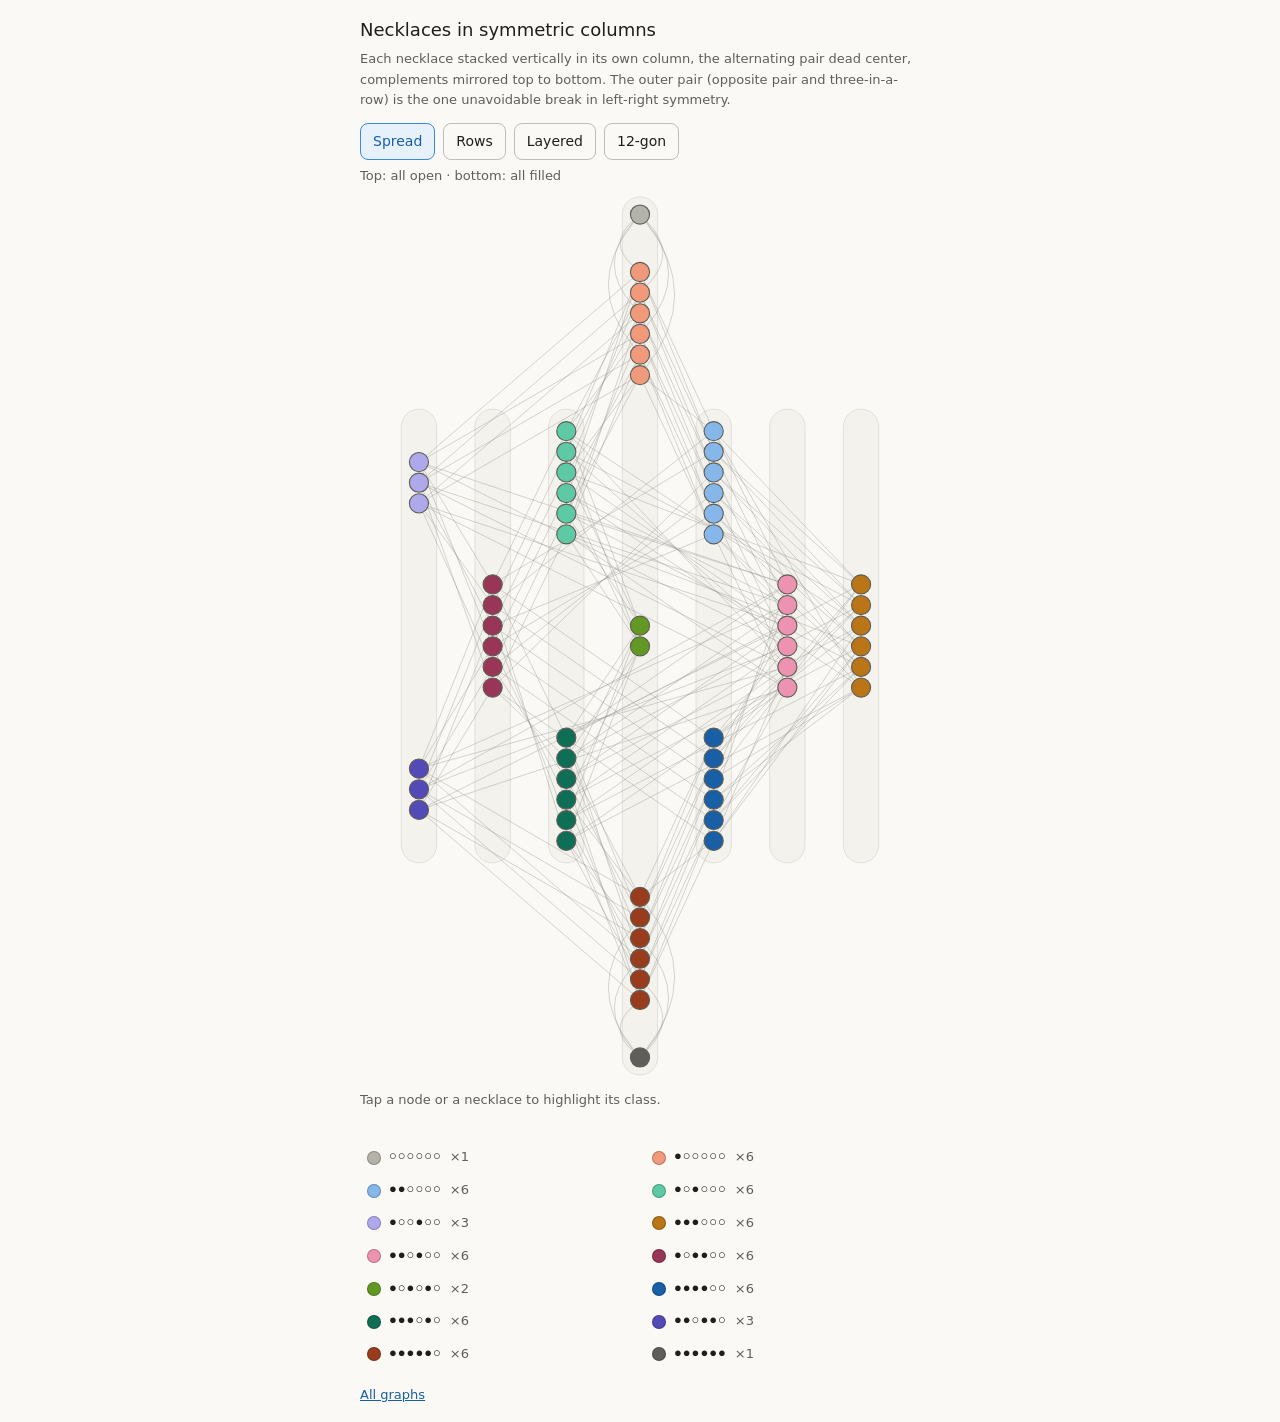
<file: shell_graph/pages/06_necklace_columns.html>
<!doctype html>
<html lang="en"><head><meta charset="utf-8"><meta name="viewport" content="width=device-width,initial-scale=1">
<title>Necklace columns</title><link rel="stylesheet" href="style.css">
<style>
.v{cursor:pointer}
.mono{font-family:var(--font-mono);color:var(--text-primary);letter-spacing:1px}
.lg{display:flex;align-items:center;gap:8px;cursor:pointer;padding:3px 6px;border-radius:var(--radius);border:.5px solid transparent}
.lg.on{background:var(--surface-1);border-color:var(--border-strong)}
button[aria-pressed="true"]{border-color:var(--border-accent);color:var(--text-accent);background:var(--bg-accent)}
</style></head><body><main>
<h1>Necklaces in symmetric columns</h1>
<p class="note">Each necklace stacked vertically in its own column, the alternating pair dead center, complements mirrored top to bottom. The outer pair (opposite pair and three-in-a-row) is the one unavoidable break in left-right symmetry.</p>
<div style="display:flex;gap:8px;align-items:center;margin:0 0 6px;flex-wrap:wrap">
<button id="bS" aria-pressed="false">Spread</button>
<button id="bC" aria-pressed="true">Rows</button>
<button id="bL" aria-pressed="false">Layered</button>
<button id="bP" aria-pressed="false">12-gon</button>
</div>
<div id="cap" style="font-size:13px;color:var(--text-secondary);margin:0 0 2px">Top: all open · bottom: all filled</div>
<svg id="g" width="100%" viewBox="0 0 380 610" role="img"><title>Necklaces in symmetric columns</title><desc>Each rotation class stacked in its own column, alternating class at center</desc></svg>
<div id="out" style="font-size:13px;color:var(--text-secondary);line-height:1.7;margin:2px 0 8px;min-height:46px">Tap a node or a necklace to highlight its class.</div>
<div id="leg" style="display:grid;grid-template-columns:repeat(2,minmax(0,1fr));gap:4px 10px;font-size:13px;color:var(--text-secondary)"></div>
<nav><a href="index.html">All graphs</a></nav>
<script src="necklace_views.js"></script>
<script>necklaceViews({views:['S','C','L','P'],start:'C',then:'S',petCy:304,rowY:w=>18+w*95.33,radius:6.5,bands:true});</script>
</main></body></html>
</file>
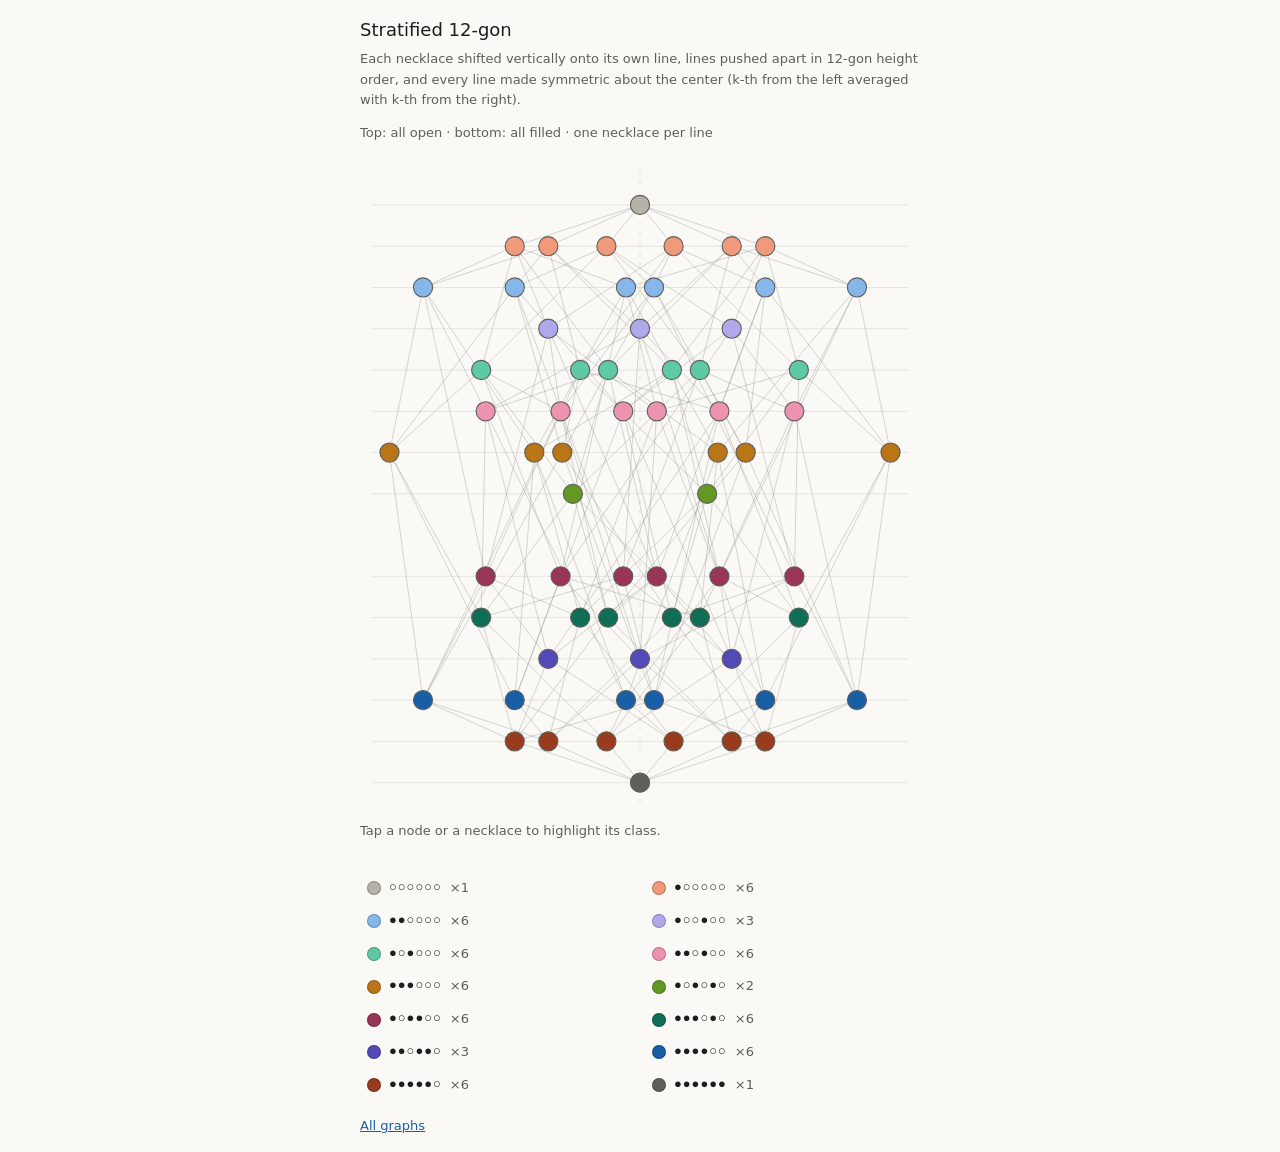
<file: shell_graph/pages/07_stratified.html>
<!doctype html>
<html lang="en"><head><meta charset="utf-8"><meta name="viewport" content="width=device-width,initial-scale=1">
<title>Stratified 12-gon</title><link rel="stylesheet" href="style.css">
<style>
.v{cursor:pointer}
.mono{font-family:var(--font-mono);color:var(--text-primary);letter-spacing:1px}
.lg{display:flex;align-items:center;gap:8px;cursor:pointer;padding:3px 6px;border-radius:var(--radius);border:.5px solid transparent}
.lg.on{background:var(--surface-1);border-color:var(--border-strong)}
</style></head><body><main>
<h1>Stratified 12-gon</h1>
<p class="note">Each necklace shifted vertically onto its own line, lines pushed apart in 12-gon height order, and every line made symmetric about the center (k-th from the left averaged with k-th from the right).</p>
<div style="font-size:13px;color:var(--text-secondary);margin:0 0 2px">Top: all open · bottom: all filled · one necklace per line</div>
<svg id="g" width="100%" viewBox="0 0 380 456" role="img"><title>Stratified necklaces</title><desc>Each rotation class flattened onto its own horizontal line</desc></svg>
<div id="out" style="font-size:13px;color:var(--text-secondary);line-height:1.7;margin:2px 0 8px;min-height:46px"></div>
<div id="leg" style="display:grid;grid-template-columns:repeat(2,minmax(0,1fr));gap:4px 10px;font-size:13px;color:var(--text-secondary)"></div>
<nav><a href="index.html">All graphs</a></nav>
<script src="strata_view.js"></script>
<script>
const Q=[[190.0,40.0],[275.0,68.0],[252.23,68.0],[337.23,96.0],[212.78,68.0],[297.78,152.0],[275.0,96.0],[360.0,208.0],[167.22,68.0],[252.23,124.0],[230.61,152.0],[294.73,180.0],[199.5,96.0],[294.73,292.0],[261.73,208.0],[337.23,376.0],[127.77,68.0],[211.61,152.0],[190.0,124.0],[243.89,292.0],[149.39,152.0],[235.55,236.0],[243.89,180.0],[297.78,320.0],[105.0,96.0],[178.61,180.0],[178.61,292.0],[252.23,348.0],[137.27,208.0],[211.61,320.0],[199.5,376.0],[275.0,404.0],[105.0,68.0],[180.5,96.0],[168.39,152.0],[242.73,208.0],[127.77,124.0],[201.39,180.0],[201.39,292.0],[275.0,376.0],[82.22,152.0],[136.11,292.0],[144.45,236.0],[230.61,320.0],[136.11,180.0],[190.0,348.0],[168.39,320.0],[252.23,404.0],[42.77,96.0],[118.27,208.0],[85.27,180.0],[180.5,376.0],[85.27,292.0],[149.39,320.0],[127.77,348.0],[212.78,404.0],[20.0,208.0],[105.0,376.0],[82.22,320.0],[167.22,404.0],[42.77,376.0],[127.77,404.0],[105.0,404.0],[190.0,432.0]];
let gl='';[...new Set(Q.map(q=>q[1]))].forEach(y=>gl+=`<line x1="8" x2="372" y1="${y}" y2="${y}" stroke="var(--border)" stroke-width=".5"/>`);
gl+=`<line x1="190" x2="190" y1="16" y2="448" stroke="var(--border)" stroke-width=".5" stroke-dasharray="3 4"/>`;
strataView({Q,guides:gl});
</script>
</main></body></html>
</file>
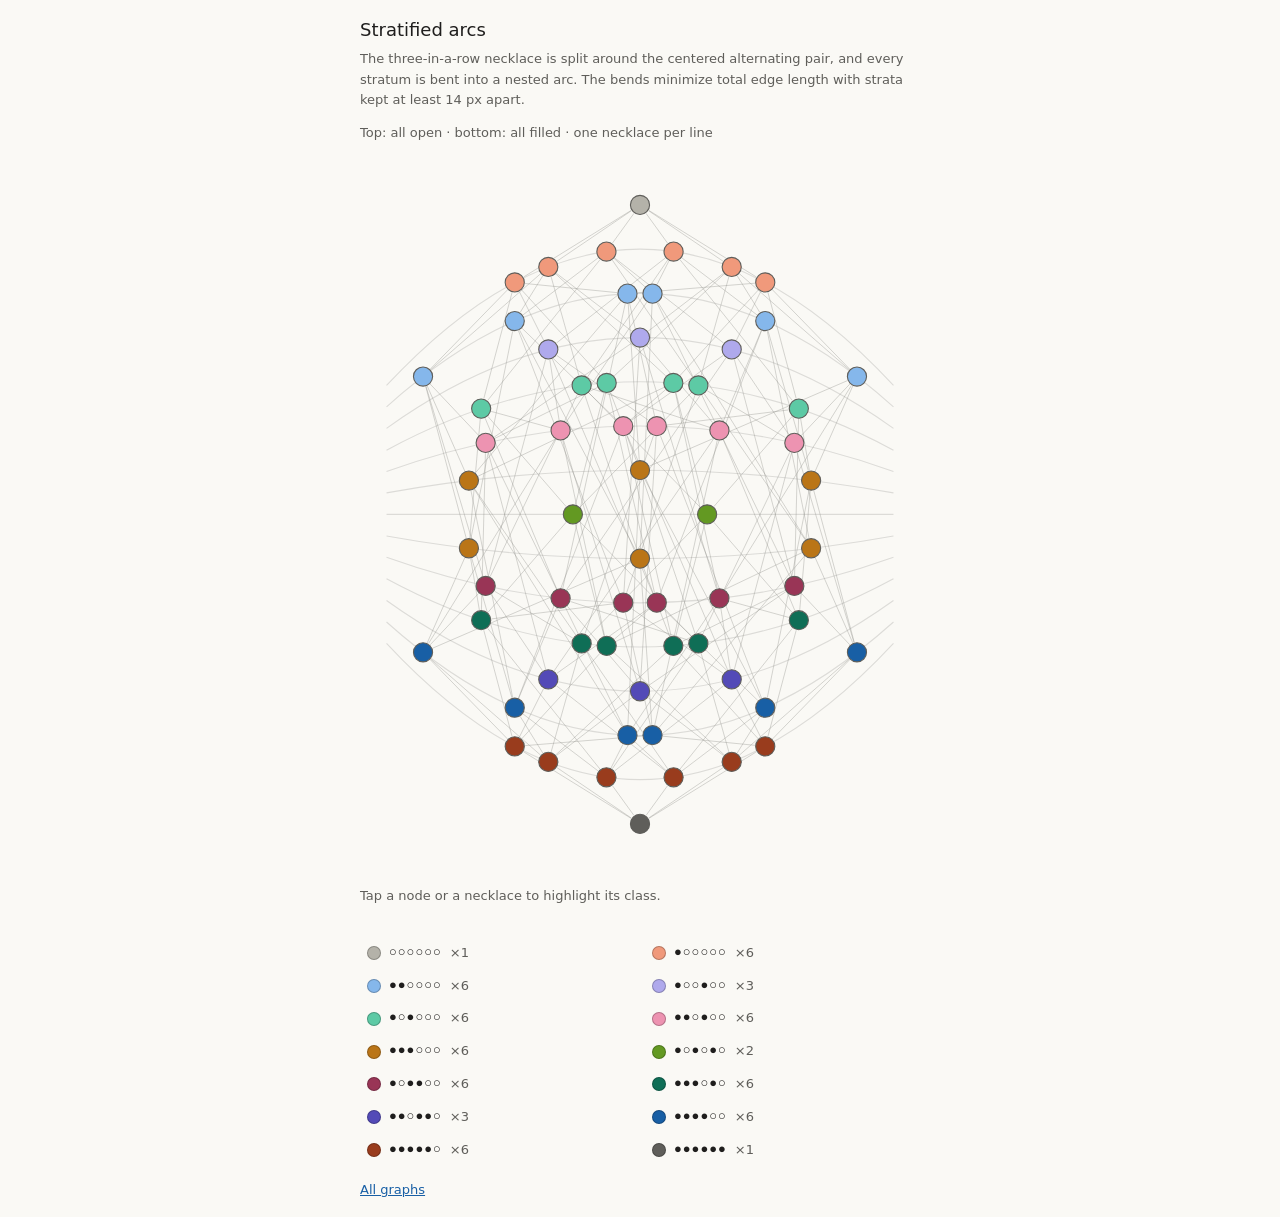
<file: shell_graph/pages/08_stratified_arcs.html>
<!doctype html>
<html lang="en"><head><meta charset="utf-8"><meta name="viewport" content="width=device-width,initial-scale=1">
<title>Stratified arcs</title><link rel="stylesheet" href="style.css">
<style>
.v{cursor:pointer}
.mono{font-family:var(--font-mono);color:var(--text-primary);letter-spacing:1px}
.lg{display:flex;align-items:center;gap:8px;cursor:pointer;padding:3px 6px;border-radius:var(--radius);border:.5px solid transparent}
.lg.on{background:var(--surface-1);border-color:var(--border-strong)}
</style></head><body><main>
<h1>Stratified arcs</h1>
<p class="note">The three-in-a-row necklace is split around the centered alternating pair, and every stratum is bent into a nested arc. The bends minimize total edge length with strata kept at least 14 px apart.</p>
<div style="font-size:13px;color:var(--text-secondary);margin:0 0 2px">Top: all open · bottom: all filled · one necklace per line</div>
<svg id="g" width="100%" viewBox="0 0 380 500" role="img"><title>Stratified necklaces</title><desc>Each rotation class on its own nested arc</desc></svg>
<div id="out" style="font-size:13px;color:var(--text-secondary);line-height:1.7;margin:2px 0 8px;min-height:46px"></div>
<div id="leg" style="display:grid;grid-template-columns:repeat(2,minmax(0,1fr));gap:4px 10px;font-size:13px;color:var(--text-secondary)"></div>
<nav><a href="index.html">All graphs</a></nav>
<script src="strata_view.js"></script>
<script>
const Q=[[190.0,40.0],[275.0,92.58],[252.23,82.1],[337.23,156.43],[212.78,71.62],[297.78,178.21],[275.0,118.81],[306.11,227.04],[167.22,71.62],[252.23,138.06],[229.61,162.46],[294.73,201.46],[198.5,100.19],[294.73,298.54],[306.11,272.96],[337.23,343.57],[127.77,82.1],[212.61,160.8],[190.0,130.0],[243.89,306.97],[150.39,162.46],[235.55,250.0],[243.89,193.03],[297.78,321.79],[105.0,118.81],[178.61,190.14],[178.61,309.86],[252.23,361.94],[190.0,280.0],[212.61,339.2],[198.5,399.81],[275.0,407.42],[105.0,92.58],[181.5,100.19],[167.39,160.8],[190.0,220.0],[127.77,138.06],[201.39,190.14],[201.39,309.86],[275.0,381.19],[82.22,178.21],[136.11,306.97],[144.45,250.0],[229.61,337.54],[136.11,193.03],[190.0,370.0],[167.39,339.2],[252.23,417.9],[42.77,156.43],[73.89,227.04],[85.27,201.46],[181.5,399.81],[85.27,298.54],[150.39,337.54],[127.77,361.94],[212.78,428.38],[73.89,272.96],[105.0,381.19],[82.22,321.79],[167.22,428.38],[42.77,343.57],[127.77,417.9],[105.0,407.42],[190.0,460.0]];
const KK=[27.83,31.26,26.03,20.81,15.67,10.45,5.22,0,-5.22,-10.45,-15.67,-20.81,-26.03,-31.26,-27.83];
let gl='';for(let k=1;k<14;k++){const y0=40+30*k,kk=KK[k]*1e-4,a=172,ye=y0+kk*a*a,yc=y0-kk*a*a;gl+=`<path d="M${190-a} ${ye.toFixed(1)}Q190 ${yc.toFixed(1)} ${190+a} ${ye.toFixed(1)}" fill="none" stroke="var(--border)" stroke-width=".75"/>`}
strataView({Q,guides:gl});
</script>
</main></body></html>
</file>
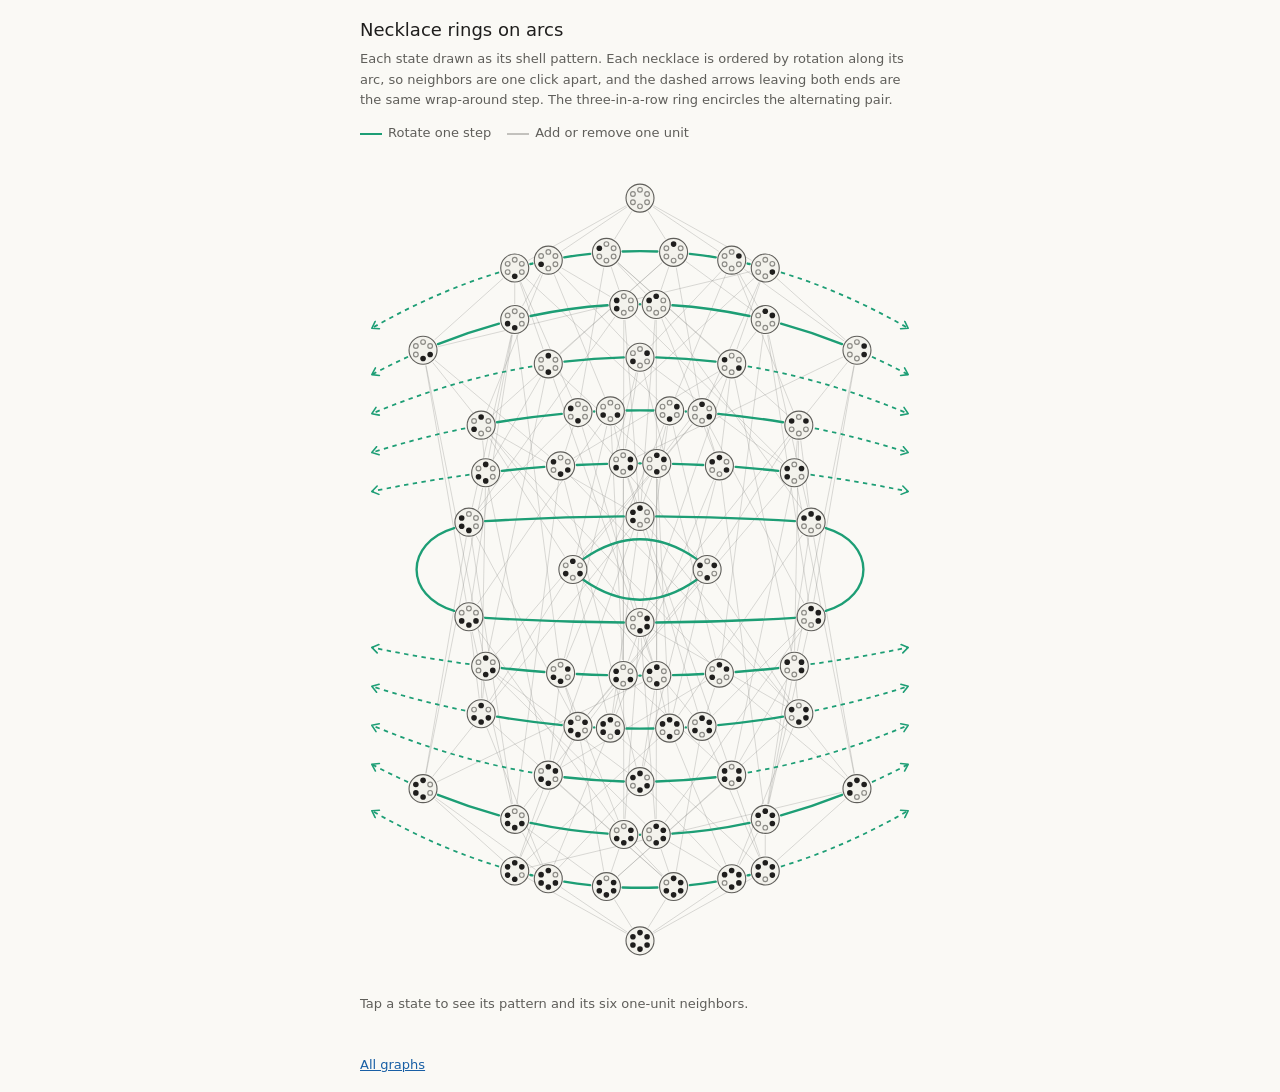
<file: shell_graph/pages/09_arc_rings.html>
<!doctype html>
<html lang="en"><head><meta charset="utf-8"><meta name="viewport" content="width=device-width,initial-scale=1">
<title>Necklace rings on arcs</title><link rel="stylesheet" href="style.css">
<style>
.v{cursor:pointer}
.v circle.b{fill:var(--surface-1);stroke:var(--text-secondary);stroke-width:.75}
.v.n circle.b{stroke:#D85A30;stroke-width:2}
.v.s circle.b{stroke:var(--text-accent);stroke-width:2.75}
.mono{font-family:var(--font-mono);color:var(--text-primary);letter-spacing:1px}
</style></head><body><main>
<h1>Necklace rings on arcs</h1>
<p class="note">Each state drawn as its shell pattern. Each necklace is ordered by rotation along its arc, so neighbors are one click apart, and the dashed arrows leaving both ends are the same wrap-around step. The three-in-a-row ring encircles the alternating pair.</p>
<div style="display:flex;flex-wrap:wrap;gap:6px 16px;align-items:center;font-size:13px;color:var(--text-secondary);margin:0 0 4px">
<span style="display:flex;align-items:center;gap:6px"><svg width="22" height="8" aria-hidden="true"><line x1="0" y1="4" x2="22" y2="4" stroke="#1D9E75" stroke-width="2"/></svg>Rotate one step</span>
<span style="display:flex;align-items:center;gap:6px"><svg width="22" height="8" aria-hidden="true"><line x1="0" y1="4" x2="22" y2="4" stroke="var(--text-muted)" stroke-width="1"/></svg>Add or remove one unit</span>
</div>
<svg id="g" width="100%" viewBox="0 0 380 572" role="img"><title>Necklace rings</title><desc>Shell states as ring patterns on nested arcs, rotation rings wrapping off the edges</desc>
<defs><marker id="arrow" viewBox="0 0 10 10" refX="8" refY="5" markerWidth="6" markerHeight="6" orient="auto-start-reverse"><path d="M2 1L8 5L2 9" fill="none" stroke="context-stroke" stroke-width="1.5" stroke-linecap="round" stroke-linejoin="round"/></marker></defs></svg>
<div id="out" style="font-size:13px;color:var(--text-secondary);line-height:1.7;margin-top:2px;min-height:46px"></div>
<nav><a href="index.html">All graphs</a></nav>
<script src="ring_view.js"></script>
<script>
const KK=[14.51,15.797,14.416,11.556,8.665,5.781,2.89,0,-2.89,-5.781,-8.665,-11.556,-14.416,-15.797,-14.51];
ringView({Q:[[190.0,34.0],[212.78,70.82],[252.23,76.12],[275.0,116.42],[275.0,81.41],[232.11,179.54],[337.23,137.25],[306.11,318.1],[105.0,81.41],[127.77,146.47],[210.11,178.35],[201.39,214.07],[42.77,137.25],[85.27,351.66],[190.0,322.0],[201.0,465.83],[127.77,76.12],[82.22,188.07],[190.0,142.0],[243.89,356.32],[169.89,178.35],[144.45,286.0],[178.61,214.07],[232.11,392.46],[105.0,116.42],[85.27,220.34],[136.11,356.32],[127.77,425.53],[73.89,318.1],[82.22,383.93],[179.0,465.83],[212.78,501.18],[167.22,70.82],[201.0,106.17],[297.78,188.07],[306.11,253.9],[252.23,146.47],[243.89,215.68],[294.73,351.66],[275.0,455.58],[147.89,179.54],[201.39,357.93],[235.55,286.0],[210.11,393.65],[136.11,215.68],[190.0,430.0],[297.78,383.93],[252.23,495.88],[179.0,106.17],[190.0,250.0],[294.73,220.34],[337.23,434.75],[178.61,357.93],[169.89,393.65],[252.23,425.53],[275.0,490.59],[73.89,253.9],[42.77,434.75],[147.89,392.46],[105.0,490.59],[105.0,455.58],[127.77,495.88],[167.22,501.18],[190.0,538.0]],ST:[[0],[8,16,32,1,2,4],[12,24,48,33,3,6],[9,18,36],[17,40,20,10,5,34],[25,44,22,11,37,50],[56,49,35],[21,42],[28,14,7],[13,26,52,41,19,38],[29,58,53,43,23,46],[27,45,54],[57,60,30,15,39,51],[59,61,62,31,47,55],[63]],yk:(k,x)=>34+36*k+KK[k]*1e-4*(x-190)**2,stubL:8,stubR:372,bulge:44,greenBulge:34});
</script>
</main></body></html>
</file>
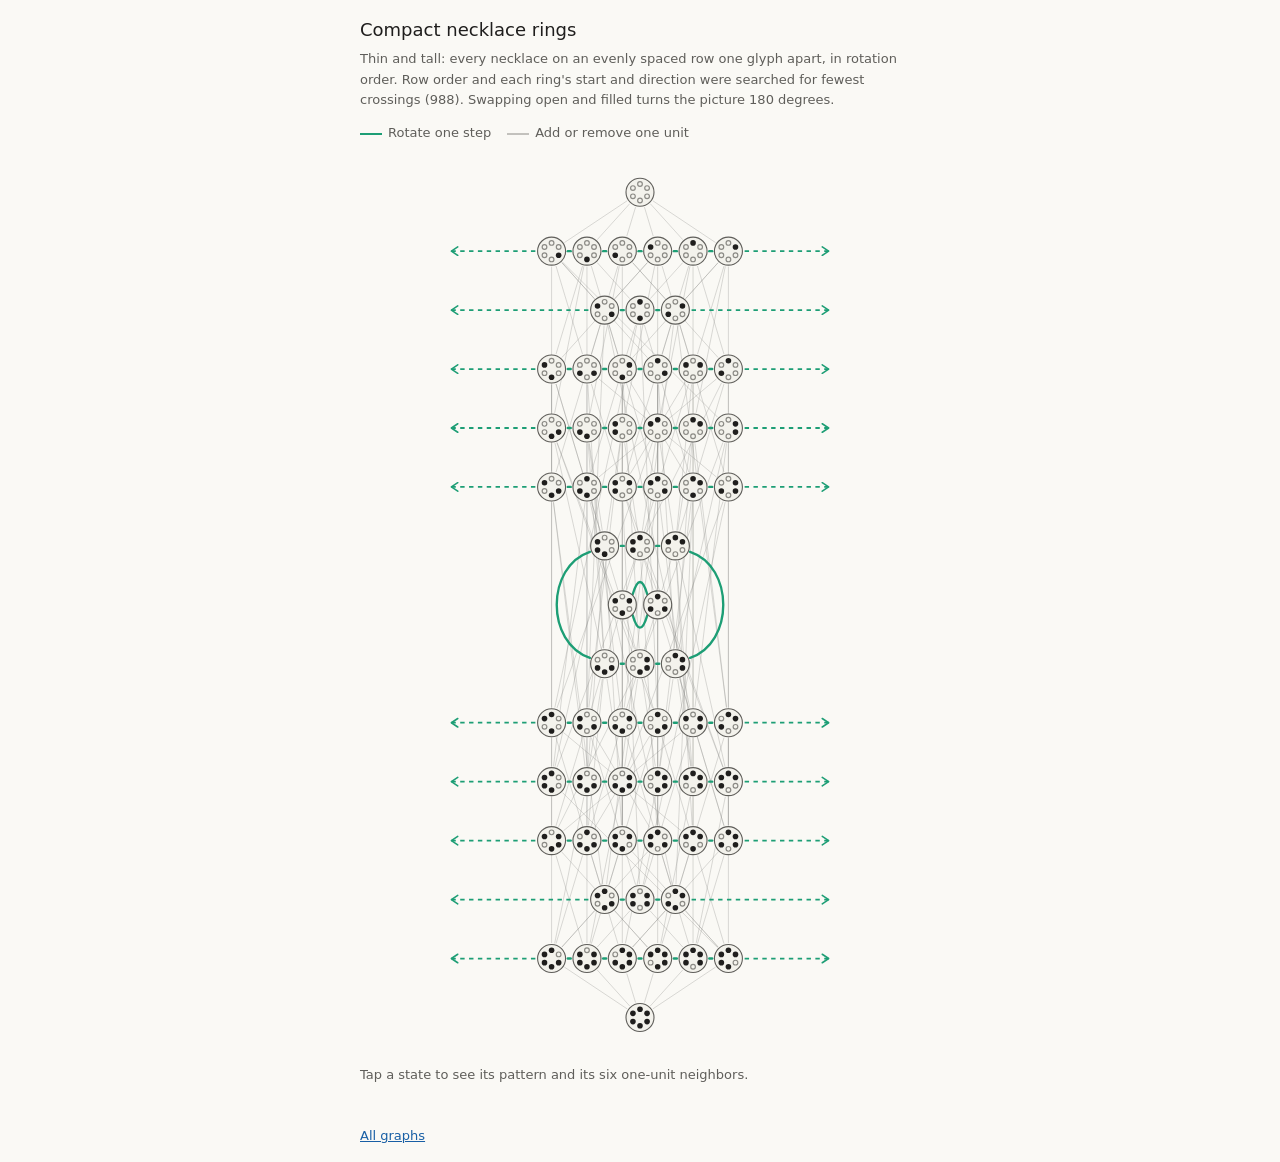
<file: shell_graph/pages/10_compact_rings.html>
<!doctype html>
<html lang="en"><head><meta charset="utf-8"><meta name="viewport" content="width=device-width,initial-scale=1">
<title>Compact necklace rings</title><link rel="stylesheet" href="style.css">
<style>
.v{cursor:pointer}
.v circle.b{fill:var(--surface-1);stroke:var(--text-secondary);stroke-width:.75}
.v.n circle.b{stroke:#D85A30;stroke-width:2}
.v.s circle.b{stroke:var(--text-accent);stroke-width:2.75}
.mono{font-family:var(--font-mono);color:var(--text-primary);letter-spacing:1px}
</style></head><body><main>
<h1>Compact necklace rings</h1>
<p class="note">Thin and tall: every necklace on an evenly spaced row one glyph apart, in rotation order. Row order and each ring's start and direction were searched for fewest crossings (988). Swapping open and filled turns the picture 180 degrees.</p>
<div style="display:flex;flex-wrap:wrap;gap:6px 16px;align-items:center;font-size:13px;color:var(--text-secondary);margin:0 0 4px">
<span style="display:flex;align-items:center;gap:6px"><svg width="22" height="8" aria-hidden="true"><line x1="0" y1="4" x2="22" y2="4" stroke="#1D9E75" stroke-width="2"/></svg>Rotate one step</span>
<span style="display:flex;align-items:center;gap:6px"><svg width="22" height="8" aria-hidden="true"><line x1="0" y1="4" x2="22" y2="4" stroke="var(--text-muted)" stroke-width="1"/></svg>Add or remove one unit</span>
</div>
<svg id="g" width="100%" viewBox="0 0 380 620" role="img"><title>Necklace rings</title><desc>Shell states in rotation order on evenly spaced rows, rings wrapping off both sides</desc>
<defs><marker id="arrow" viewBox="0 0 10 10" refX="8" refY="5" markerWidth="6" markerHeight="6" orient="auto-start-reverse"><path d="M2 1L8 5L2 9" fill="none" stroke="context-stroke" stroke-width="1.5" stroke-linecap="round" stroke-linejoin="round"/></marker></defs></svg>
<div id="out" style="font-size:13px;color:var(--text-secondary);line-height:1.7;margin-top:2px;min-height:46px"></div>
<nav><a href="index.html">All graphs</a></nav>
<script src="ring_view.js"></script>
<script>
ringView({Q:[[190.0,30.0],[226.0,70.0],[250.0,70.0],[226.0,190.0],[130.0,70.0],[202.0,150.0],[250.0,190.0],[214.0,350.0],[154.0,70.0],[190.0,110.0],[178.0,150.0],[226.0,230.0],[130.0,190.0],[202.0,390.0],[190.0,350.0],[202.0,430.0],[178.0,70.0],[250.0,150.0],[214.0,110.0],[250.0,390.0],[154.0,150.0],[202.0,310.0],[250.0,230.0],[250.0,470.0],[154.0,190.0],[154.0,230.0],[178.0,390.0],[214.0,510.0],[166.0,350.0],[154.0,470.0],[178.0,430.0],[178.0,550.0],[202.0,70.0],[202.0,190.0],[226.0,150.0],[214.0,270.0],[166.0,110.0],[202.0,230.0],[226.0,390.0],[226.0,430.0],[130.0,150.0],[130.0,390.0],[178.0,310.0],[226.0,470.0],[130.0,230.0],[166.0,510.0],[130.0,470.0],[202.0,550.0],[178.0,190.0],[190.0,270.0],[178.0,230.0],[250.0,430.0],[154.0,390.0],[202.0,470.0],[190.0,510.0],[226.0,550.0],[166.0,270.0],[130.0,430.0],[178.0,470.0],[250.0,550.0],[154.0,430.0],[130.0,550.0],[154.0,550.0],[190.0,590.0]],ST:[[0],[4,8,16,32,1,2],[36,9,18],[40,20,10,5,34,17],[12,24,48,33,3,6],[44,25,50,37,11,22],[56,49,35],[42,21],[28,14,7],[41,52,26,13,38,19],[57,60,30,15,39,51],[46,29,58,53,43,23],[45,54,27],[61,62,31,47,55,59],[63]],yk:(k,x)=>30+40*k,stubL:62,stubR:318,bulge:40,greenBulge:24});
</script>
</main></body></html>
</file>
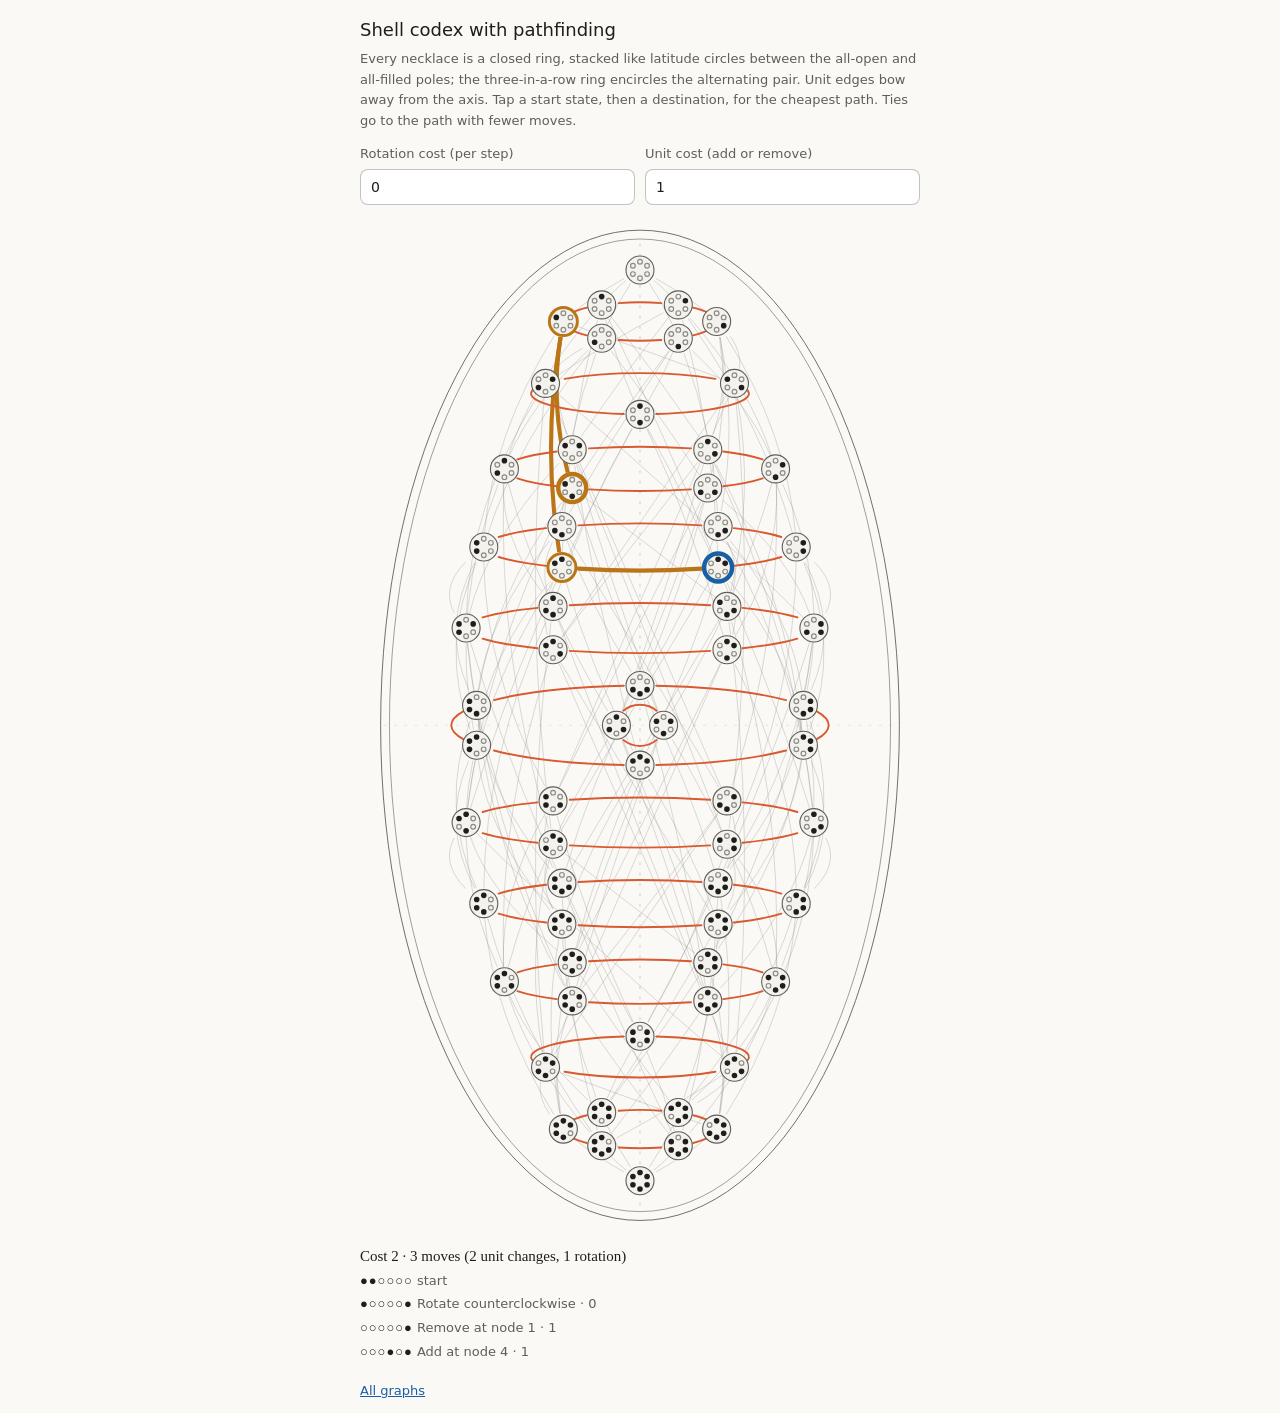
<file: shell_graph/pages/11_codex_pathfinder.html>
<!doctype html>
<html lang="en"><head><meta charset="utf-8"><meta name="viewport" content="width=device-width,initial-scale=1">
<title>Shell codex pathfinder</title><link rel="stylesheet" href="style.css">
<style>
.v{cursor:pointer}
.v circle.b{fill:var(--surface-1);stroke:var(--text-secondary);stroke-width:.75}
.v.p circle.b{stroke:#BA7517;stroke-width:2}
.v.t circle.b{stroke:#BA7517;stroke-width:3}
.v.s circle.b{stroke:var(--text-accent);stroke-width:3}
.mono{font-family:var(--font-mono);color:var(--text-primary);letter-spacing:1px}
.ctl{display:grid;grid-template-columns:repeat(2,minmax(0,1fr));gap:10px;margin:0 0 6px}
.ctl label{display:block;font-size:13px;color:var(--text-secondary);margin-bottom:4px}
.ctl input{width:100%;box-sizing:border-box}
.err{font-size:13px;color:var(--text-danger)}
</style></head><body><main>
<h1>Shell codex with pathfinding</h1>
<p class="note">Every necklace is a closed ring, stacked like latitude circles between the all-open and all-filled poles; the three-in-a-row ring encircles the alternating pair. Unit edges bow away from the axis. Tap a start state, then a destination, for the cheapest path. Ties go to the path with fewer moves.</p>
<div class="ctl">
<div><label for="rc">Rotation cost (per step)</label><input id="rc" type="number" min="0" step="0.5" value="0"></div>
<div><label for="uc">Unit cost (add or remove)</label><input id="uc" type="number" min="0" step="0.5" value="1"></div>
</div>
<div id="err" class="err"></div>
<svg id="g" width="100%" viewBox="0 0 380 698" role="img"><title>Shell codex with pathfinding</title><desc>Necklace rings stacked between the all-open and all-filled poles, joined by one-unit changes</desc></svg>
<div id="out" style="font-size:13px;color:var(--text-secondary);line-height:1.75;margin-top:4px;min-height:60px"></div>
<nav><a href="index.html">All graphs</a></nav>
<script>
const $=id=>document.getElementById(id),svg=$('g'),f=v=>v.toFixed(1);
const rot=(s,k)=>{k=((k%6)+6)%6;return k?((s<<k)|(s>>(6-k)))&63:s};
const pc=s=>{let c=0;while(s){c+=s&1;s>>=1}return c};
const pat=s=>Array.from({length:6},(_,i)=>(s>>i)&1?'●':'○').join('');
const Q=[[190.0,40.0],[164.0,63.7],[216.0,63.7],[243.0,241.9],[242.0,75.0],[236.0,162.0],[296.0,228.0],[300.9,362.5],[216.0,86.3],[190.0,138.0],[282.0,175.0],[249.0,297.7],[243.0,214.1],[308.0,415.0],[300.9,335.5],[296.0,470.0],[164.0,86.3],[98.0,175.0],[125.9,117.0],[131.0,429.7],[236.0,188.0],[174.0,349.0],[308.0,283.0],[236.0,510.0],[137.0,214.1],[131.0,268.3],[249.0,400.3],[125.9,581.0],[190.0,322.0],[236.0,536.0],[243.0,456.1],[242.0,623.0],[138.0,75.0],[137.0,241.9],[144.0,162.0],[190.0,376.0],[254.1,117.0],[131.0,297.7],[249.0,429.7],[243.0,483.9],[144.0,188.0],[72.0,415.0],[206.0,349.0],[144.0,510.0],[249.0,268.3],[254.1,581.0],[282.0,523.0],[216.0,611.7],[84.0,228.0],[79.1,362.5],[72.0,283.0],[137.0,483.9],[131.0,400.3],[98.0,523.0],[190.0,560.0],[164.0,611.7],[79.1,335.5],[84.0,470.0],[144.0,536.0],[138.0,623.0],[137.0,456.1],[164.0,634.3],[216.0,634.3],[190.0,658.0]];
const R=[{"cy":75.0,"rx":52,"ry":13,"o":[4,8,16,32,1,2],"t":[0,60,120,180,240,300]},{"cy":623.0,"rx":52,"ry":13,"o":[59,55,47,31,62,61],"t":[180,240,300,360,420,480]},{"cy":124.0,"rx":74,"ry":14,"o":[9,18,36],"t":[90,210,330]},{"cy":574.0,"rx":74,"ry":14,"o":[54,45,27],"t":[270,390,510]},{"cy":175.0,"rx":92,"ry":15,"o":[10,20,40,17,34,5],"t":[0,60,120,180,240,300]},{"cy":523.0,"rx":92,"ry":15,"o":[53,43,23,46,29,58],"t":[180,240,300,360,420,480]},{"cy":228.0,"rx":106,"ry":16,"o":[6,3,33,48,24,12],"t":[0,60,120,180,240,300]},{"cy":470.0,"rx":106,"ry":16,"o":[57,60,30,15,39,51],"t":[180,240,300,360,420,480]},{"cy":283.0,"rx":118,"ry":17,"o":[22,11,37,50,25,44],"t":[0,60,120,180,240,300]},{"cy":415.0,"rx":118,"ry":17,"o":[41,52,26,13,38,19],"t":[180,240,300,360,420,480]},{"cy":349.0,"rx":128,"ry":27,"o":[7,35,49,56,28,14],"t":[30,90,150,210,270,330]},{"cy":349.0,"rx":16,"ry":14,"o":[21,42],"t":[180,360]}];
const BEND=.3,C=349;
let frame=`<ellipse cx="190" cy="${C}" rx="176" ry="336" fill="none" stroke="var(--text-secondary)" stroke-width=".6"/><ellipse cx="190" cy="${C}" rx="170" ry="330" fill="none" stroke="var(--text-secondary)" stroke-width=".4"/><line x1="190" y1="22" x2="190" y2="676" stroke="var(--border-strong)" stroke-width=".5" stroke-dasharray="2 5"/><line x1="16" y1="${C}" x2="364" y2="${C}" stroke="var(--border)" stroke-width=".5" stroke-dasharray="2 5"/>`;
let mesh='';
const bz=(p,c,q,t)=>[(1-t)**2*p[0]+2*(1-t)*t*c[0]+t*t*q[0],(1-t)**2*p[1]+2*(1-t)*t*c[1]+t*t*q[1]];
for(let s=0;s<64;s++)for(let i=0;i<6;i++){const t=s^(1<<i);if(s<t){const p=Q[s],q=Q[t],mx=(p[0]+q[0])/2,my=(p[1]+q[1])/2,c=[mx+BEND*(mx-190),my],L=Math.hypot(q[0]-p[0],q[1]-p[1]),a=Math.min(.4,10.5/L),b=1-a;
 const P0=bz(p,c,q,a),P2=bz(p,c,q,b),P1=[(1-a)*(1-b)*p[0]+((1-a)*b+a*(1-b))*c[0]+a*b*q[0],(1-a)*(1-b)*p[1]+((1-a)*b+a*(1-b))*c[1]+a*b*q[1]];
 mesh+=`<path data-e="${s}-${t}" d="M${f(P0[0])} ${f(P0[1])}Q${f(P1[0])} ${f(P1[1])} ${f(P2[0])} ${f(P2[1])}"/>`}}
let rings='';
R.forEach(r=>{const n=r.o.length,step=360/n,pt=d=>{const a=d*Math.PI/180;return[190+r.rx*Math.cos(a),r.cy+r.ry*Math.sin(a)]};
 for(let j=0;j<n;j++){const a=r.t[j],sp=d=>{const x=d*Math.PI/180;return Math.hypot(r.rx*Math.sin(x),r.ry*Math.cos(x))};
  const da=Math.min(step*.42,11/sp(a)*180/Math.PI),b=a+step,db=Math.min(step*.42,11/sp(b)*180/Math.PI),A=pt(a+da),B=pt(b-db),u=r.o[j],v=r.o[(j+1)%n];
  rings+=`<path data-r="${Math.min(u,v)}-${Math.max(u,v)}" d="M${f(A[0])} ${f(A[1])}A${r.rx} ${r.ry} 0 ${(b-db)-(a+da)>180?1:0} 1 ${f(B[0])} ${f(B[1])}"/>`}});
let nodes='';
for(let s=0;s<64;s++){const[x,y]=Q[s];let d='';
 for(let i=0;i<6;i++){const a=(-90+i*60)*Math.PI/180,px=f(x+5.6*Math.cos(a)),py=f(y+5.6*Math.sin(a));
  d+=(s>>i)&1?`<circle cx="${px}" cy="${py}" r="1.9" fill="var(--text-primary)"/>`:`<circle cx="${px}" cy="${py}" r="1.6" fill="none" stroke="var(--text-muted)" stroke-width=".8"/>`}
 nodes+=`<g class="v" data-s="${s}"><circle class="b" cx="${x}" cy="${y}" r="9.5"/>${d}</g>`}
svg.insertAdjacentHTML('beforeend',`<g>${frame}</g><g id="mesh" fill="none" stroke="var(--text-muted)" stroke-opacity=".35" stroke-width=".6">${mesh}</g><g id="rings" fill="none" stroke="#D85A30" stroke-width="1.3" stroke-linecap="round">${rings}</g>${nodes}`);
let S=3,T=40;
function costs(){const rc=parseFloat($('rc').value),uc=parseFloat($('uc').value);
 if(!(rc>=0)||!(uc>=0)){$('err').textContent='Enter costs of zero or more.';return null}$('err').textContent='';return{rc,uc}}
function route(c){const D=Array(64).fill(Infinity),N=Array(64).fill(Infinity),pv=Array(64).fill(-1),mv=Array(64).fill(null),dn=Array(64).fill(false);D[S]=0;N[S]=0;
 const better=(d,n,v)=>d<D[v]-1e-9||(Math.abs(d-D[v])<1e-9&&n<N[v]);
 for(;;){let u=-1;for(let i=0;i<64;i++)if(!dn[i]&&D[i]<Infinity&&(u<0||D[i]<D[u]-1e-9||(Math.abs(D[i]-D[u])<1e-9&&N[i]<N[u])))u=i;if(u<0)break;dn[u]=true;if(u===T)break;
  for(let i=0;i<6;i++){const v=u^(1<<i);if(better(D[u]+c.uc,N[u]+1,v)){D[v]=D[u]+c.uc;N[v]=N[u]+1;pv[v]=u;mv[v]=['f',i]}}
  for(const k of[1,-1]){const v=rot(u,k);if(v===u)continue;if(better(D[u]+c.rc,N[u]+1,v)){D[v]=D[u]+c.rc;N[v]=N[u]+1;pv[v]=u;mv[v]=['r',k]}}}
 const path=[];for(let v=T;v!==S;v=pv[v])path.unshift(v);return{path,pv,mv,cost:D[T]}}
function clear(){svg.querySelectorAll('.v').forEach(g=>g.classList.remove('s','t','p'));
 svg.querySelectorAll('#mesh path').forEach(e=>{e.setAttribute('stroke','var(--text-muted)');e.setAttribute('stroke-opacity','.35');e.setAttribute('stroke-width','.6')});
 svg.querySelectorAll('#rings path').forEach(e=>{e.setAttribute('stroke','#D85A30');e.setAttribute('stroke-width','1.3')})}
const nd=s=>svg.querySelector(`.v[data-s="${s}"]`);
function paint(){clear();
 if(S===null){$('out').innerHTML='Tap a starting state, then a destination.';return}
 nd(S).classList.add('s');
 if(T===null){$('out').innerHTML=`<div><span class="mono">${pat(S)}</span> start</div><div>Now tap a destination.</div>`;return}
 const c=costs();if(!c)return;
 const r=route(c);let rows=`<div><span class="mono">${pat(S)}</span> start</div>`,nu=0,nr=0;
 r.path.forEach(v=>{const u=r.pv[v],[ty,a]=r.mv[v],key=`${Math.min(u,v)}-${Math.max(u,v)}`;nd(v).classList.add('p');
  let el,txt;if(ty==='f'){nu++;el=svg.querySelector(`#mesh path[data-e="${key}"]`);txt=((u>>a)&1?'Remove':'Add')+` at node ${a+1} · ${c.uc}`}
  else{nr++;el=svg.querySelector(`#rings path[data-r="${key}"]`);txt=(a===1?'Rotate clockwise':'Rotate counterclockwise')+` · ${c.rc}`}
  if(el){el.setAttribute('stroke','#BA7517');el.setAttribute('stroke-opacity','1');el.setAttribute('stroke-width','2.8');el.parentNode.appendChild(el)}
  rows+=`<div><span class="mono">${pat(v)}</span> ${txt}</div>`});
 nd(T).classList.add('t');
 const cost=Math.round(r.cost*100)/100;
 $('out').innerHTML=`<div style="font-family:var(--font-voice);font-size:15px;color:var(--text-primary)">Cost ${cost} · ${r.path.length} move${r.path.length===1?'':'s'} (${nu} unit change${nu===1?'':'s'}, ${nr} rotation${nr===1?'':'s'})</div>`+rows}
svg.addEventListener('click',e=>{const g=e.target.closest('.v');if(!g){S=null;T=null;paint();return}const s=+g.dataset.s;
 if(S===null||T!==null){S=s;T=null}else if(s===S){S=null}else T=s;paint()});
['rc','uc'].forEach(id=>$(id).addEventListener('input',()=>{$('err').textContent='';paint()}));
paint();
</script>
</main></body></html>
</file>
<file: shell_graph/pages/style.css>
:root {
  --text-primary: #1f1e1d;
  --text-secondary: #5f5e5a;
  --text-muted: #8b8a85;
  --text-accent: #185FA5;
  --text-danger: #A32D2D;
  --surface-1: #f3f2ec;
  --surface-2: #ffffff;
  --border: rgba(0, 0, 0, .12);
  --border-strong: rgba(0, 0, 0, .24);
  --border-accent: #378ADD;
  --bg-accent: #E6F1FB;
  --font-sans: system-ui, -apple-system, "Segoe UI", sans-serif;
  --font-mono: ui-monospace, SFMono-Regular, Menlo, Consolas, monospace;
  --font-voice: Georgia, "Times New Roman", serif;
  --radius: 8px;
  --page: #faf9f5;
}
@media (prefers-color-scheme: dark) {
  :root {
    --text-primary: #ecebe6;
    --text-secondary: #b4b2a9;
    --text-muted: #888780;
    --text-accent: #85B7EB;
    --text-danger: #F09595;
    --surface-1: #2a2a28;
    --surface-2: #1f1f1d;
    --border: rgba(255, 255, 255, .12);
    --border-strong: rgba(255, 255, 255, .26);
    --bg-accent: #0C447C;
    --page: #1a1a19;
  }
}
body { margin: 0; background: var(--page); color: var(--text-primary); font: 16px/1.6 var(--font-sans); }
main { max-width: 560px; margin: 0 auto; padding: 16px; }
h1 { font-size: 18px; font-weight: 500; margin: 0 0 4px; }
p.note { font-size: 13px; color: var(--text-secondary); margin: 0 0 12px; }
nav { font-size: 13px; margin: 16px 0 0; }
nav a { color: var(--text-accent); }
button { font: inherit; font-size: 14px; padding: 6px 12px; border-radius: var(--radius); border: .5px solid var(--border-strong); background: transparent; color: var(--text-primary); cursor: pointer; }
button:hover { background: var(--surface-1); }
input[type=number] { font: inherit; font-size: 14px; height: 36px; padding: 0 10px; border-radius: var(--radius); border: .5px solid var(--border-strong); background: var(--surface-2); color: var(--text-primary); }
svg { display: block; }
</file>
